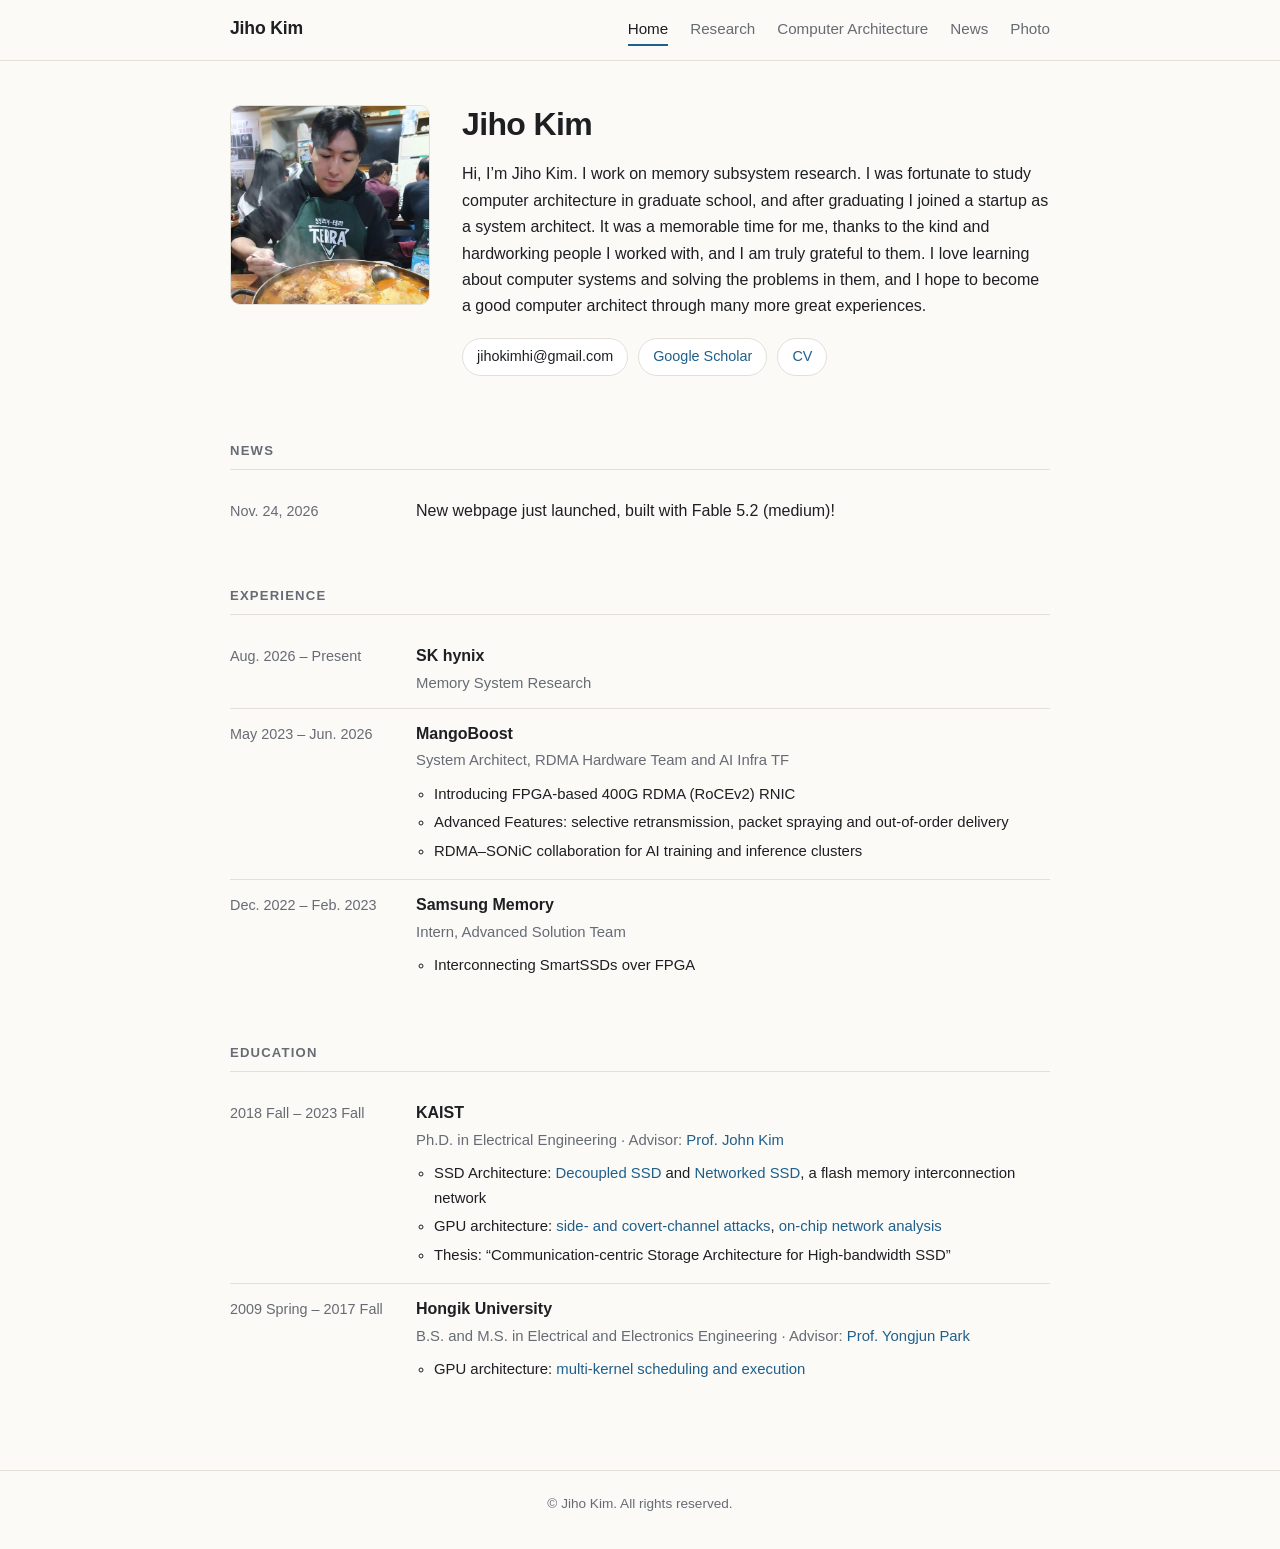
<file: index.html>
<!doctype html>
<html lang="en">
<head>
  <meta charset="utf-8">
  <meta name="viewport" content="width=device-width, initial-scale=1">
  <title>Jiho Kim</title>
  <meta name="description" content="Jiho Kim — computer architect. Storage architecture, interconnection networks, and GPU architecture.">
  <link rel="stylesheet" href="style.css?v=12">
</head>
<body>
  <header class="site-header">
    <div class="inner">
      <a class="site-name" href="index.html">Jiho Kim</a>
      <nav aria-label="Main">
        <a href="index.html" aria-current="page">Home</a>
        <a href="research.html">Research</a>
        <a href="architecture.html">Computer Architecture</a>
        <a href="news.html">News</a>
        <a href="photo.html">Photo</a>
      </nav>
    </div>
  </header>

  <main>
    <section class="hero">
      <figure>
        <img src="assets/profile.jpg" alt="Jiho Kim" width="200" height="200">      </figure>
      <div>
        <h1>Jiho Kim</h1>
        <p style="margin-top:18px">Hi, I’m Jiho Kim. I work on memory subsystem research. I was fortunate to study computer architecture in graduate school, and after graduating I joined a startup as a system architect. It was a memorable time for me, thanks to the kind and hardworking people I worked with, and I am truly grateful to them. I love learning about computer systems and solving the problems in them, and I hope to become a good computer architect through many more great experiences.</p>

        <ul class="links">
          <li><span>jihokimhi@gmail.com</span></li>
          <li><a href="https://scholar.google.com/citations?user=1vzZ6GMAAAAJ" target="_blank" rel="noopener">Google Scholar</a></li>
          <li><a href="https://jihokim-172.github.io/papers/iamjihokim_resume.pdf" target="_blank" rel="noopener">CV</a></li>
        </ul>
      </div>
    </section>

    <h2>News</h2>
    <!--
      소식 추가 방법: 아래 timeline 안에 li 블록을 위에서부터(최신 순) 추가한다.

      <li>
        <div class="when">Nov. 24, 2026</div>
        <div class="what">내용</div>
      </li>
    -->
    <ul class="timeline">
      <li>
        <div class="when">Nov. 24, 2026</div>
        <div class="what">New webpage just launched, built with Fable 5.2 (medium)!</div>
      </li>
    </ul>

    <h2>Experience</h2>
    <ul class="timeline">
      <li>
        <div class="when">Aug. 2026 – Present</div>
        <div class="what">
          <strong>SK hynix</strong>
          <span>Memory System Research</span>
        </div>
      </li>
      <li>
        <div class="when">May 2023 – Jun. 2026</div>
        <div class="what">
          <strong>MangoBoost</strong>
          <span>System Architect, RDMA Hardware Team and AI Infra TF</span>
          <ul>
            <li>Introducing FPGA-based 400G RDMA (RoCEv2) RNIC</li>
            <li>Advanced Features: selective retransmission, packet spraying and out-of-order delivery</li>
            <li>RDMA–SONiC collaboration for AI training and inference clusters</li>
          </ul>
        </div>
      </li>
      <li>
        <div class="when">Dec. 2022 – Feb. 2023</div>
        <div class="what">
          <strong>Samsung Memory</strong>
          <span>Intern, Advanced Solution Team</span>
          <ul>
            <li>Interconnecting SmartSSDs over FPGA</li>
          </ul>
        </div>
      </li>
    </ul>

    <h2>Education</h2>
    <ul class="timeline">
      <li>
        <div class="when">2018 Fall – 2023 Fall</div>
        <div class="what">
          <strong>KAIST</strong>
          <span>Ph.D. in Electrical Engineering · Advisor: <a href="http://icn.kaist.ac.kr/~jjk12/" target="_blank" rel="noopener">Prof. John Kim</a></span>
          <ul>
            <li>SSD Architecture: <a href="https://jihokim-172.github.io/papers/Decoupled%20SSD%20Rethinking%20SSD%20Architecture%20through%20Network-based%20Flash%20Controllers.pdf" target="_blank" rel="noopener">Decoupled SSD</a> and <a href="https://jihokim-172.github.io/papers/Networked_SSD_Flash_Memory_Interconnection_Network_for_High-Bandwidth_SSD.pdf" target="_blank" rel="noopener">Networked SSD</a>, a flash memory interconnection network</li>
            <li>GPU architecture: <a href="https://jihokim-172.github.io/papers/NoC_Covert_Channel_GPU_MICRO21.pdf" target="_blank" rel="noopener">side- and covert-channel attacks</a>, <a href="https://jihokim-172.github.io/papers/Bandwidth_Bottleneck_NoC_PACT20.pdf" target="_blank" rel="noopener">on-chip network analysis</a></li>
            <li>Thesis: “Communication-centric Storage Architecture for High-bandwidth SSD”</li>
          </ul>
        </div>
      </li>
      <li>
        <div class="when">2009 Spring – 2017 Fall</div>
        <div class="what">
          <strong>Hongik University</strong>
          <span>B.S. and M.S. in Electrical and Electronics Engineering · Advisor: <a href="https://sites.google.com/view/asolabysu/home" target="_blank" rel="noopener">Prof. Yongjun Park</a></span>
          <ul>
            <li>GPU architecture: <a href="https://jihokim-172.github.io/papers/Navigator_DAC20.pdf" target="_blank" rel="noopener">multi-kernel scheduling and execution</a></li>
          </ul>
        </div>
      </li>
    </ul>
  </main>

  <footer>© Jiho Kim. All rights reserved.</footer>
</body>
</html>
</file>
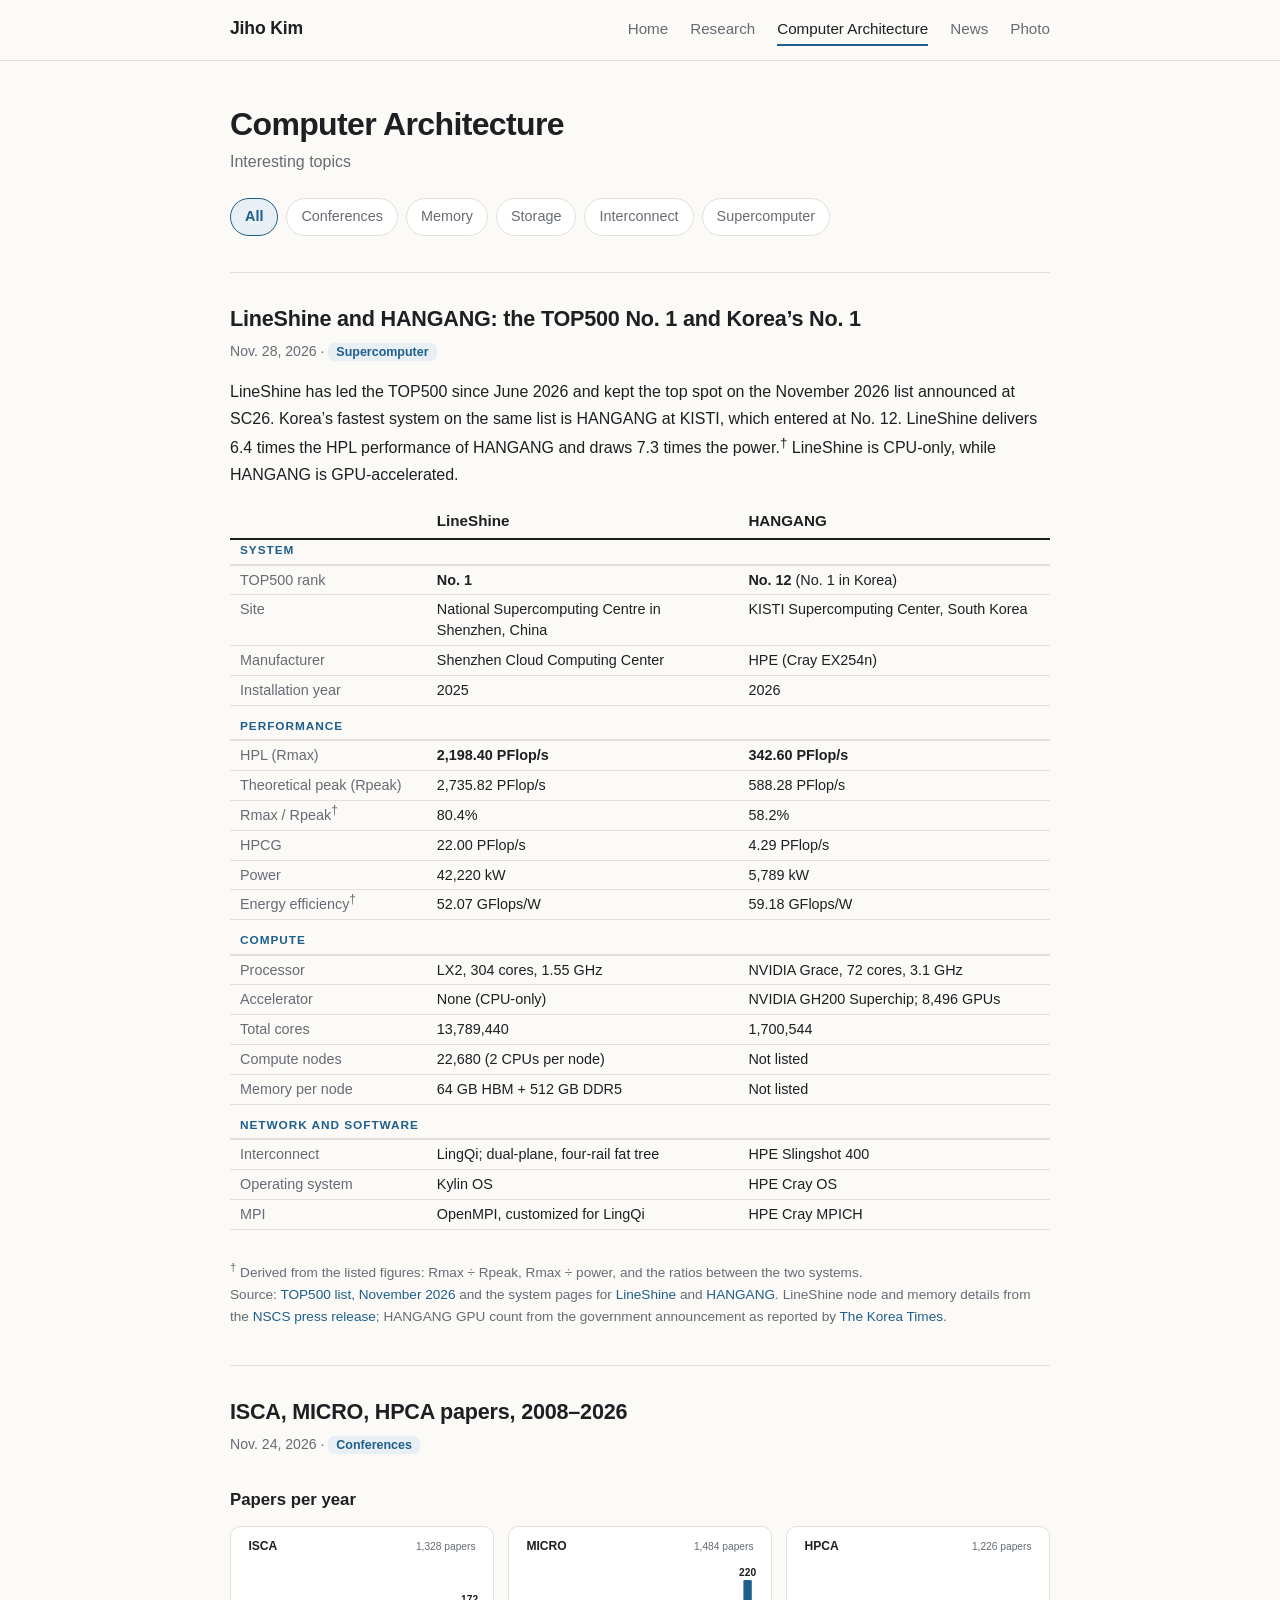
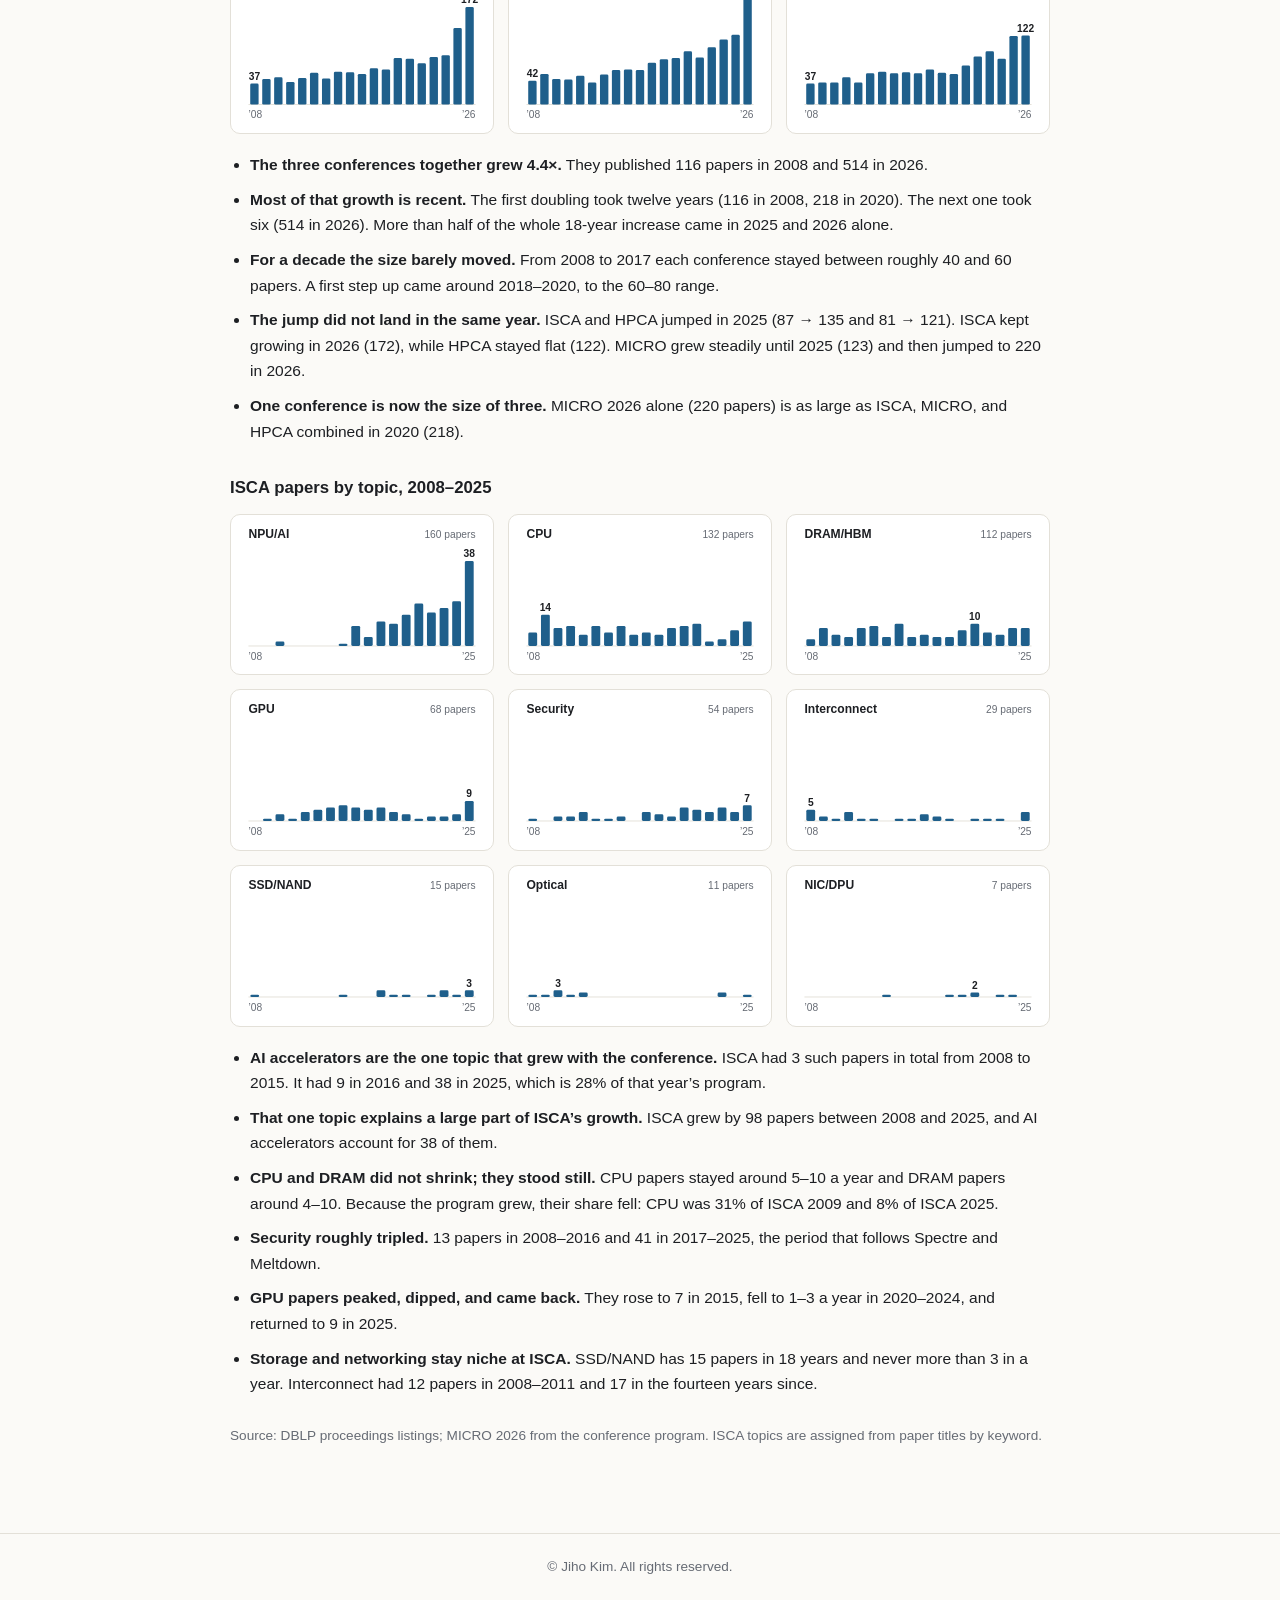
<file: architecture.html>
<!doctype html>
<html lang="en">
<head>
  <meta charset="utf-8">
  <meta name="viewport" content="width=device-width, initial-scale=1">
  <title>Computer Architecture — Jiho Kim</title>
  <meta name="description" content="Notes, analyses, and materials on computer architecture by Jiho Kim.">
  <link rel="stylesheet" href="style.css?v=12">
</head>
<body>
  <header class="site-header">
    <div class="inner">
      <a class="site-name" href="index.html">Jiho Kim</a>
      <nav aria-label="Main">
        <a href="index.html">Home</a>
        <a href="research.html">Research</a>
        <a href="architecture.html" aria-current="page">Computer Architecture</a>
        <a href="news.html">News</a>
        <a href="photo.html">Photo</a>
      </nav>
    </div>
  </header>

  <main>
    <h1>Computer Architecture</h1>
    <p class="lead">Interesting topics</p>

    <div class="filters" role="group" aria-label="Filter posts by topic">
      <button type="button" class="chip" data-filter="all" aria-pressed="true">All</button>
      <button type="button" class="chip" data-filter="conferences" aria-pressed="false">Conferences</button>
      <button type="button" class="chip" data-filter="memory" aria-pressed="false">Memory</button>
      <button type="button" class="chip" data-filter="storage" aria-pressed="false">Storage</button>
      <button type="button" class="chip" data-filter="interconnect" aria-pressed="false">Interconnect</button>
      <button type="button" class="chip" data-filter="supercomputer" aria-pressed="false">Supercomputer</button>
    </div>

    <!--
      글 추가 방법: 아래 article 블록을 복사해 맨 위에 붙이고 data-tags 에 주제를 적는다 (여러 개면 공백으로 구분).
      새 주제가 생기면 위 filters 에 같은 data-filter 값의 버튼을 하나 추가한다.
    -->
    <article class="post" data-tags="supercomputer">
      <header>
        <h2 class="post-title">LineShine and HANGANG: the TOP500 No. 1 and Korea’s No. 1</h2>
        <p class="post-meta">Nov. 28, 2026 · <span class="tag">Supercomputer</span></p>
      </header>

      <p>LineShine has led the TOP500 since June 2026 and kept the top spot on the November 2026 list announced at SC26. Korea’s fastest system on the same list is HANGANG at KISTI, which entered at No. 12. LineShine delivers 6.4 times the HPL performance of HANGANG and draws 7.3 times the power.<sup>†</sup> LineShine is CPU-only, while HANGANG is GPU-accelerated.</p>

      <table class="spec cmp">
        <thead>
          <tr><th></th><th>LineShine</th><th>HANGANG</th></tr>
        </thead>
        <tbody>
          <tr class="group"><th colspan="3">System</th></tr>
          <tr><th>TOP500 rank</th><td><b>No. 1</b></td><td><b>No. 12</b> (No. 1 in Korea)</td></tr>
          <tr><th>Site</th><td>National Supercomputing Centre in Shenzhen, China</td><td>KISTI Supercomputing Center, South Korea</td></tr>
          <tr><th>Manufacturer</th><td>Shenzhen Cloud Computing Center</td><td>HPE (Cray EX254n)</td></tr>
          <tr><th>Installation year</th><td>2025</td><td>2026</td></tr>

          <tr class="group"><th colspan="3">Performance</th></tr>
          <tr><th>HPL (Rmax)</th><td><b>2,198.40 PFlop/s</b></td><td><b>342.60 PFlop/s</b></td></tr>
          <tr><th>Theoretical peak (Rpeak)</th><td>2,735.82 PFlop/s</td><td>588.28 PFlop/s</td></tr>
          <tr><th>Rmax / Rpeak<sup>†</sup></th><td>80.4%</td><td>58.2%</td></tr>
          <tr><th>HPCG</th><td>22.00 PFlop/s</td><td>4.29 PFlop/s</td></tr>
          <tr><th>Power</th><td>42,220 kW</td><td>5,789 kW</td></tr>
          <tr><th>Energy efficiency<sup>†</sup></th><td>52.07 GFlops/W</td><td>59.18 GFlops/W</td></tr>

          <tr class="group"><th colspan="3">Compute</th></tr>
          <tr><th>Processor</th><td>LX2, 304 cores, 1.55 GHz</td><td>NVIDIA Grace, 72 cores, 3.1 GHz</td></tr>
          <tr><th>Accelerator</th><td>None (CPU-only)</td><td>NVIDIA GH200 Superchip; 8,496 GPUs</td></tr>
          <tr><th>Total cores</th><td>13,789,440</td><td>1,700,544</td></tr>
          <tr><th>Compute nodes</th><td>22,680 (2 CPUs per node)</td><td>Not listed</td></tr>
          <tr><th>Memory per node</th><td>64 GB HBM + 512 GB DDR5</td><td>Not listed</td></tr>

          <tr class="group"><th colspan="3">Network and software</th></tr>
          <tr><th>Interconnect</th><td>LingQi; dual-plane, four-rail fat tree</td><td>HPE Slingshot 400</td></tr>
          <tr><th>Operating system</th><td>Kylin OS</td><td>HPE Cray OS</td></tr>
          <tr><th>MPI</th><td>OpenMPI, customized for LingQi</td><td>HPE Cray MPICH</td></tr>
        </tbody>
      </table>

      <p class="source"><sup>†</sup> Derived from the listed figures: Rmax ÷ Rpeak, Rmax ÷ power, and the ratios between the two systems.<br>
      Source: <a href="https://top500.org/lists/top500/list/2026/11/" target="_blank" rel="noopener">TOP500 list, November 2026</a> and the system pages for <a href="https://top500.org/system/180490/" target="_blank" rel="noopener">LineShine</a> and <a href="https://top500.org/system/180515/" target="_blank" rel="noopener">HANGANG</a>. LineShine node and memory details from the <a href="https://www.newswise.com/articles/no-1-on-top500-and-hpcg-lineshine-supercomputer-introduces-a-new-architecture-for-hpc-ai-converged-scientific-computing" target="_blank" rel="noopener">NSCS press release</a>; HANGANG GPU count from the government announcement as reported by <a href="https://www.koreatimes.co.kr/amp/business/tech-science/20261102/korea-unveils-276-mil-hangang-supercomputer" target="_blank" rel="noopener">The Korea Times</a>.</p>
    </article>

    <article class="post" data-tags="conferences">
      <header>
        <h2 class="post-title">ISCA, MICRO, HPCA papers, 2008–2026</h2>
        <p class="post-meta">Nov. 24, 2026 · <span class="tag">Conferences</span></p>
      </header>

      <h3>Papers per year</h3>
      <figure class="fig">
      <div class="panels trio">
<div class="panel">
<svg class="chart" viewBox="0 0 260 200" role="img" aria-label="ISCA papers per year: 37 in 2008, 172 in 2026.">
<text class="ptitle" x="8" y="14">ISCA</text>
<text x="252" y="14" text-anchor="end">1,328 papers</text>
<line class="grid" x1="8" y1="180" x2="252" y2="180"/>
<rect class="bar" x="9.9" y="157.5" width="9.0" height="22.5" rx="1.5"><title>2008: 37</title></rect>
<text class="val" x="14.4" y="153.5" text-anchor="middle">37</text>
<rect class="bar" x="22.8" y="152.6" width="9.0" height="27.4" rx="1.5"><title>2009: 45</title></rect>
<rect class="bar" x="35.6" y="150.8" width="9.0" height="29.2" rx="1.5"><title>2010: 48</title></rect>
<rect class="bar" x="48.5" y="155.7" width="9.0" height="24.3" rx="1.5"><title>2011: 40</title></rect>
<rect class="bar" x="61.3" y="151.4" width="9.0" height="28.6" rx="1.5"><title>2012: 47</title></rect>
<rect class="bar" x="74.1" y="145.9" width="9.0" height="34.1" rx="1.5"><title>2013: 56</title></rect>
<rect class="bar" x="87.0" y="152.0" width="9.0" height="28.0" rx="1.5"><title>2014: 46</title></rect>
<rect class="bar" x="99.8" y="144.7" width="9.0" height="35.3" rx="1.5"><title>2015: 58</title></rect>
<rect class="bar" x="112.7" y="145.3" width="9.0" height="34.7" rx="1.5"><title>2016: 57</title></rect>
<rect class="bar" x="125.5" y="147.1" width="9.0" height="32.9" rx="1.5"><title>2017: 54</title></rect>
<rect class="bar" x="138.3" y="141.0" width="9.0" height="39.0" rx="1.5"><title>2018: 64</title></rect>
<rect class="bar" x="151.2" y="142.3" width="9.0" height="37.7" rx="1.5"><title>2019: 62</title></rect>
<rect class="bar" x="164.0" y="130.1" width="9.0" height="49.9" rx="1.5"><title>2020: 82</title></rect>
<rect class="bar" x="176.9" y="130.7" width="9.0" height="49.3" rx="1.5"><title>2021: 81</title></rect>
<rect class="bar" x="189.7" y="135.6" width="9.0" height="44.4" rx="1.5"><title>2022: 73</title></rect>
<rect class="bar" x="202.6" y="128.9" width="9.0" height="51.1" rx="1.5"><title>2023: 84</title></rect>
<rect class="bar" x="215.4" y="127.0" width="9.0" height="53.0" rx="1.5"><title>2024: 87</title></rect>
<rect class="bar" x="228.2" y="97.8" width="9.0" height="82.2" rx="1.5"><title>2025: 135</title></rect>
<rect class="bar" x="241.1" y="75.3" width="9.0" height="104.7" rx="1.5"><title>2026: 172</title></rect>
<text class="val" x="245.6" y="71.3" text-anchor="middle">172</text>
<text x="8" y="195">’08</text>
<text x="252" y="195" text-anchor="end">’26</text>
</svg>
</div>
<div class="panel">
<svg class="chart" viewBox="0 0 260 200" role="img" aria-label="MICRO papers per year: 42 in 2008, 220 in 2026.">
<text class="ptitle" x="8" y="14">MICRO</text>
<text x="252" y="14" text-anchor="end">1,484 papers</text>
<line class="grid" x1="8" y1="180" x2="252" y2="180"/>
<rect class="bar" x="9.9" y="154.4" width="9.0" height="25.6" rx="1.5"><title>2008: 42</title></rect>
<text class="val" x="14.4" y="150.4" text-anchor="middle">42</text>
<rect class="bar" x="22.8" y="147.1" width="9.0" height="32.9" rx="1.5"><title>2009: 54</title></rect>
<rect class="bar" x="35.6" y="152.6" width="9.0" height="27.4" rx="1.5"><title>2010: 45</title></rect>
<rect class="bar" x="48.5" y="153.2" width="9.0" height="26.8" rx="1.5"><title>2011: 44</title></rect>
<rect class="bar" x="61.3" y="149.0" width="9.0" height="31.0" rx="1.5"><title>2012: 51</title></rect>
<rect class="bar" x="74.1" y="156.3" width="9.0" height="23.7" rx="1.5"><title>2013: 39</title></rect>
<rect class="bar" x="87.0" y="147.7" width="9.0" height="32.3" rx="1.5"><title>2014: 53</title></rect>
<rect class="bar" x="99.8" y="142.9" width="9.0" height="37.1" rx="1.5"><title>2015: 61</title></rect>
<rect class="bar" x="112.7" y="142.3" width="9.0" height="37.7" rx="1.5"><title>2016: 62</title></rect>
<rect class="bar" x="125.5" y="142.9" width="9.0" height="37.1" rx="1.5"><title>2017: 61</title></rect>
<rect class="bar" x="138.3" y="135.0" width="9.0" height="45.0" rx="1.5"><title>2018: 74</title></rect>
<rect class="bar" x="151.2" y="131.3" width="9.0" height="48.7" rx="1.5"><title>2019: 80</title></rect>
<rect class="bar" x="164.0" y="130.1" width="9.0" height="49.9" rx="1.5"><title>2020: 82</title></rect>
<rect class="bar" x="176.9" y="122.8" width="9.0" height="57.2" rx="1.5"><title>2021: 94</title></rect>
<rect class="bar" x="189.7" y="129.5" width="9.0" height="50.5" rx="1.5"><title>2022: 83</title></rect>
<rect class="bar" x="202.6" y="118.5" width="9.0" height="61.5" rx="1.5"><title>2023: 101</title></rect>
<rect class="bar" x="215.4" y="110.0" width="9.0" height="70.0" rx="1.5"><title>2024: 115</title></rect>
<rect class="bar" x="228.2" y="105.1" width="9.0" height="74.9" rx="1.5"><title>2025: 123</title></rect>
<rect class="bar" x="241.1" y="46.1" width="9.0" height="133.9" rx="1.5"><title>2026: 220</title></rect>
<text class="val" x="245.6" y="42.1" text-anchor="middle">220</text>
<text x="8" y="195">’08</text>
<text x="252" y="195" text-anchor="end">’26</text>
</svg>
</div>
<div class="panel">
<svg class="chart" viewBox="0 0 260 200" role="img" aria-label="HPCA papers per year: 37 in 2008, 122 in 2026.">
<text class="ptitle" x="8" y="14">HPCA</text>
<text x="252" y="14" text-anchor="end">1,226 papers</text>
<line class="grid" x1="8" y1="180" x2="252" y2="180"/>
<rect class="bar" x="9.9" y="157.5" width="9.0" height="22.5" rx="1.5"><title>2008: 37</title></rect>
<text class="val" x="14.4" y="153.5" text-anchor="middle">37</text>
<rect class="bar" x="22.8" y="156.3" width="9.0" height="23.7" rx="1.5"><title>2009: 39</title></rect>
<rect class="bar" x="35.6" y="156.3" width="9.0" height="23.7" rx="1.5"><title>2010: 39</title></rect>
<rect class="bar" x="48.5" y="150.8" width="9.0" height="29.2" rx="1.5"><title>2011: 48</title></rect>
<rect class="bar" x="61.3" y="156.3" width="9.0" height="23.7" rx="1.5"><title>2012: 39</title></rect>
<rect class="bar" x="74.1" y="146.5" width="9.0" height="33.5" rx="1.5"><title>2013: 55</title></rect>
<rect class="bar" x="87.0" y="144.7" width="9.0" height="35.3" rx="1.5"><title>2014: 58</title></rect>
<rect class="bar" x="99.8" y="146.5" width="9.0" height="33.5" rx="1.5"><title>2015: 55</title></rect>
<rect class="bar" x="112.7" y="145.3" width="9.0" height="34.7" rx="1.5"><title>2016: 57</title></rect>
<rect class="bar" x="125.5" y="146.5" width="9.0" height="33.5" rx="1.5"><title>2017: 55</title></rect>
<rect class="bar" x="138.3" y="142.3" width="9.0" height="37.7" rx="1.5"><title>2018: 62</title></rect>
<rect class="bar" x="151.2" y="145.9" width="9.0" height="34.1" rx="1.5"><title>2019: 56</title></rect>
<rect class="bar" x="164.0" y="147.1" width="9.0" height="32.9" rx="1.5"><title>2020: 54</title></rect>
<rect class="bar" x="176.9" y="138.0" width="9.0" height="42.0" rx="1.5"><title>2021: 69</title></rect>
<rect class="bar" x="189.7" y="128.3" width="9.0" height="51.7" rx="1.5"><title>2022: 85</title></rect>
<rect class="bar" x="202.6" y="122.8" width="9.0" height="57.2" rx="1.5"><title>2023: 94</title></rect>
<rect class="bar" x="215.4" y="130.7" width="9.0" height="49.3" rx="1.5"><title>2024: 81</title></rect>
<rect class="bar" x="228.2" y="106.3" width="9.0" height="73.7" rx="1.5"><title>2025: 121</title></rect>
<rect class="bar" x="241.1" y="105.7" width="9.0" height="74.3" rx="1.5"><title>2026: 122</title></rect>
<text class="val" x="245.6" y="101.7" text-anchor="middle">122</text>
<text x="8" y="195">’08</text>
<text x="252" y="195" text-anchor="end">’26</text>
</svg>
</div>
      </div>
    </figure>

      <ul class="takeaways">
        <li><b>The three conferences together grew 4.4×.</b> They published 116 papers in 2008 and 514 in 2026.</li>
        <li><b>Most of that growth is recent.</b> The first doubling took twelve years (116 in 2008, 218 in 2020). The next one took six (514 in 2026). More than half of the whole 18-year increase came in 2025 and 2026 alone.</li>
        <li><b>For a decade the size barely moved.</b> From 2008 to 2017 each conference stayed between roughly 40 and 60 papers. A first step up came around 2018–2020, to the 60–80 range.</li>
        <li><b>The jump did not land in the same year.</b> ISCA and HPCA jumped in 2025 (87 → 135 and 81 → 121). ISCA kept growing in 2026 (172), while HPCA stayed flat (122). MICRO grew steadily until 2025 (123) and then jumped to 220 in 2026.</li>
        <li><b>One conference is now the size of three.</b> MICRO 2026 alone (220 papers) is as large as ISCA, MICRO, and HPCA combined in 2020 (218).</li>
      </ul>

      <h3>ISCA papers by topic, 2008–2025</h3>
      <figure class="fig">
      <div class="panels">
<div class="panel">
<svg class="chart" viewBox="0 0 260 150" role="img" aria-label="NPU/AI: 160 ISCA papers in total, 0 in 2008 and 38 in 2025.">
<text class="ptitle" x="8" y="14">NPU/AI</text>
<text x="252" y="14" text-anchor="end">160 papers</text>
<line class="grid" x1="8" y1="130" x2="252" y2="130"/>
<rect class="bar" x="10.0" y="130.0" width="9.5" height="0.0" rx="1.5"><title>2008: 0</title></rect>
<rect class="bar" x="23.6" y="130.0" width="9.5" height="0.0" rx="1.5"><title>2009: 0</title></rect>
<rect class="bar" x="37.1" y="125.2" width="9.5" height="4.8" rx="1.5"><title>2010: 2</title></rect>
<rect class="bar" x="50.7" y="130.0" width="9.5" height="0.0" rx="1.5"><title>2011: 0</title></rect>
<rect class="bar" x="64.3" y="130.0" width="9.5" height="0.0" rx="1.5"><title>2012: 0</title></rect>
<rect class="bar" x="77.8" y="130.0" width="9.5" height="0.0" rx="1.5"><title>2013: 0</title></rect>
<rect class="bar" x="91.4" y="130.0" width="9.5" height="0.0" rx="1.5"><title>2014: 0</title></rect>
<rect class="bar" x="104.9" y="127.6" width="9.5" height="2.4" rx="1.5"><title>2015: 1</title></rect>
<rect class="bar" x="118.5" y="108.4" width="9.5" height="21.6" rx="1.5"><title>2016: 9</title></rect>
<rect class="bar" x="132.0" y="120.4" width="9.5" height="9.6" rx="1.5"><title>2017: 4</title></rect>
<rect class="bar" x="145.6" y="103.6" width="9.5" height="26.4" rx="1.5"><title>2018: 11</title></rect>
<rect class="bar" x="159.1" y="106.0" width="9.5" height="24.0" rx="1.5"><title>2019: 10</title></rect>
<rect class="bar" x="172.7" y="96.4" width="9.5" height="33.6" rx="1.5"><title>2020: 14</title></rect>
<rect class="bar" x="186.3" y="84.4" width="9.5" height="45.6" rx="1.5"><title>2021: 19</title></rect>
<rect class="bar" x="199.8" y="94.0" width="9.5" height="36.0" rx="1.5"><title>2022: 15</title></rect>
<rect class="bar" x="213.4" y="89.2" width="9.5" height="40.8" rx="1.5"><title>2023: 17</title></rect>
<rect class="bar" x="226.9" y="82.0" width="9.5" height="48.0" rx="1.5"><title>2024: 20</title></rect>
<rect class="bar" x="240.5" y="38.8" width="9.5" height="91.2" rx="1.5"><title>2025: 38</title></rect>
<text class="val" x="245.2" y="34.8" text-anchor="middle">38</text>
<text x="8" y="145">’08</text>
<text x="252" y="145" text-anchor="end">’25</text>
</svg>
</div>
<div class="panel">
<svg class="chart" viewBox="0 0 260 150" role="img" aria-label="CPU: 132 ISCA papers in total, 6 in 2008 and 11 in 2025.">
<text class="ptitle" x="8" y="14">CPU</text>
<text x="252" y="14" text-anchor="end">132 papers</text>
<line class="grid" x1="8" y1="130" x2="252" y2="130"/>
<rect class="bar" x="10.0" y="115.6" width="9.5" height="14.4" rx="1.5"><title>2008: 6</title></rect>
<rect class="bar" x="23.6" y="96.4" width="9.5" height="33.6" rx="1.5"><title>2009: 14</title></rect>
<text class="val" x="28.3" y="92.4" text-anchor="middle">14</text>
<rect class="bar" x="37.1" y="110.8" width="9.5" height="19.2" rx="1.5"><title>2010: 8</title></rect>
<rect class="bar" x="50.7" y="108.4" width="9.5" height="21.6" rx="1.5"><title>2011: 9</title></rect>
<rect class="bar" x="64.3" y="118.0" width="9.5" height="12.0" rx="1.5"><title>2012: 5</title></rect>
<rect class="bar" x="77.8" y="108.4" width="9.5" height="21.6" rx="1.5"><title>2013: 9</title></rect>
<rect class="bar" x="91.4" y="115.6" width="9.5" height="14.4" rx="1.5"><title>2014: 6</title></rect>
<rect class="bar" x="104.9" y="108.4" width="9.5" height="21.6" rx="1.5"><title>2015: 9</title></rect>
<rect class="bar" x="118.5" y="118.0" width="9.5" height="12.0" rx="1.5"><title>2016: 5</title></rect>
<rect class="bar" x="132.0" y="115.6" width="9.5" height="14.4" rx="1.5"><title>2017: 6</title></rect>
<rect class="bar" x="145.6" y="118.0" width="9.5" height="12.0" rx="1.5"><title>2018: 5</title></rect>
<rect class="bar" x="159.1" y="110.8" width="9.5" height="19.2" rx="1.5"><title>2019: 8</title></rect>
<rect class="bar" x="172.7" y="108.4" width="9.5" height="21.6" rx="1.5"><title>2020: 9</title></rect>
<rect class="bar" x="186.3" y="106.0" width="9.5" height="24.0" rx="1.5"><title>2021: 10</title></rect>
<rect class="bar" x="199.8" y="125.2" width="9.5" height="4.8" rx="1.5"><title>2022: 2</title></rect>
<rect class="bar" x="213.4" y="122.8" width="9.5" height="7.2" rx="1.5"><title>2023: 3</title></rect>
<rect class="bar" x="226.9" y="113.2" width="9.5" height="16.8" rx="1.5"><title>2024: 7</title></rect>
<rect class="bar" x="240.5" y="103.6" width="9.5" height="26.4" rx="1.5"><title>2025: 11</title></rect>
<text x="8" y="145">’08</text>
<text x="252" y="145" text-anchor="end">’25</text>
</svg>
</div>
<div class="panel">
<svg class="chart" viewBox="0 0 260 150" role="img" aria-label="DRAM/HBM: 112 ISCA papers in total, 3 in 2008 and 8 in 2025.">
<text class="ptitle" x="8" y="14">DRAM/HBM</text>
<text x="252" y="14" text-anchor="end">112 papers</text>
<line class="grid" x1="8" y1="130" x2="252" y2="130"/>
<rect class="bar" x="10.0" y="122.8" width="9.5" height="7.2" rx="1.5"><title>2008: 3</title></rect>
<rect class="bar" x="23.6" y="110.8" width="9.5" height="19.2" rx="1.5"><title>2009: 8</title></rect>
<rect class="bar" x="37.1" y="118.0" width="9.5" height="12.0" rx="1.5"><title>2010: 5</title></rect>
<rect class="bar" x="50.7" y="120.4" width="9.5" height="9.6" rx="1.5"><title>2011: 4</title></rect>
<rect class="bar" x="64.3" y="110.8" width="9.5" height="19.2" rx="1.5"><title>2012: 8</title></rect>
<rect class="bar" x="77.8" y="108.4" width="9.5" height="21.6" rx="1.5"><title>2013: 9</title></rect>
<rect class="bar" x="91.4" y="120.4" width="9.5" height="9.6" rx="1.5"><title>2014: 4</title></rect>
<rect class="bar" x="104.9" y="106.0" width="9.5" height="24.0" rx="1.5"><title>2015: 10</title></rect>
<rect class="bar" x="118.5" y="120.4" width="9.5" height="9.6" rx="1.5"><title>2016: 4</title></rect>
<rect class="bar" x="132.0" y="118.0" width="9.5" height="12.0" rx="1.5"><title>2017: 5</title></rect>
<rect class="bar" x="145.6" y="120.4" width="9.5" height="9.6" rx="1.5"><title>2018: 4</title></rect>
<rect class="bar" x="159.1" y="120.4" width="9.5" height="9.6" rx="1.5"><title>2019: 4</title></rect>
<rect class="bar" x="172.7" y="113.2" width="9.5" height="16.8" rx="1.5"><title>2020: 7</title></rect>
<rect class="bar" x="186.3" y="106.0" width="9.5" height="24.0" rx="1.5"><title>2021: 10</title></rect>
<text class="val" x="191.0" y="102.0" text-anchor="middle">10</text>
<rect class="bar" x="199.8" y="115.6" width="9.5" height="14.4" rx="1.5"><title>2022: 6</title></rect>
<rect class="bar" x="213.4" y="118.0" width="9.5" height="12.0" rx="1.5"><title>2023: 5</title></rect>
<rect class="bar" x="226.9" y="110.8" width="9.5" height="19.2" rx="1.5"><title>2024: 8</title></rect>
<rect class="bar" x="240.5" y="110.8" width="9.5" height="19.2" rx="1.5"><title>2025: 8</title></rect>
<text x="8" y="145">’08</text>
<text x="252" y="145" text-anchor="end">’25</text>
</svg>
</div>
<div class="panel">
<svg class="chart" viewBox="0 0 260 150" role="img" aria-label="GPU: 68 ISCA papers in total, 0 in 2008 and 9 in 2025.">
<text class="ptitle" x="8" y="14">GPU</text>
<text x="252" y="14" text-anchor="end">68 papers</text>
<line class="grid" x1="8" y1="130" x2="252" y2="130"/>
<rect class="bar" x="10.0" y="130.0" width="9.5" height="0.0" rx="1.5"><title>2008: 0</title></rect>
<rect class="bar" x="23.6" y="127.6" width="9.5" height="2.4" rx="1.5"><title>2009: 1</title></rect>
<rect class="bar" x="37.1" y="122.8" width="9.5" height="7.2" rx="1.5"><title>2010: 3</title></rect>
<rect class="bar" x="50.7" y="127.6" width="9.5" height="2.4" rx="1.5"><title>2011: 1</title></rect>
<rect class="bar" x="64.3" y="120.4" width="9.5" height="9.6" rx="1.5"><title>2012: 4</title></rect>
<rect class="bar" x="77.8" y="118.0" width="9.5" height="12.0" rx="1.5"><title>2013: 5</title></rect>
<rect class="bar" x="91.4" y="115.6" width="9.5" height="14.4" rx="1.5"><title>2014: 6</title></rect>
<rect class="bar" x="104.9" y="113.2" width="9.5" height="16.8" rx="1.5"><title>2015: 7</title></rect>
<rect class="bar" x="118.5" y="115.6" width="9.5" height="14.4" rx="1.5"><title>2016: 6</title></rect>
<rect class="bar" x="132.0" y="118.0" width="9.5" height="12.0" rx="1.5"><title>2017: 5</title></rect>
<rect class="bar" x="145.6" y="115.6" width="9.5" height="14.4" rx="1.5"><title>2018: 6</title></rect>
<rect class="bar" x="159.1" y="120.4" width="9.5" height="9.6" rx="1.5"><title>2019: 4</title></rect>
<rect class="bar" x="172.7" y="122.8" width="9.5" height="7.2" rx="1.5"><title>2020: 3</title></rect>
<rect class="bar" x="186.3" y="127.6" width="9.5" height="2.4" rx="1.5"><title>2021: 1</title></rect>
<rect class="bar" x="199.8" y="125.2" width="9.5" height="4.8" rx="1.5"><title>2022: 2</title></rect>
<rect class="bar" x="213.4" y="125.2" width="9.5" height="4.8" rx="1.5"><title>2023: 2</title></rect>
<rect class="bar" x="226.9" y="122.8" width="9.5" height="7.2" rx="1.5"><title>2024: 3</title></rect>
<rect class="bar" x="240.5" y="108.4" width="9.5" height="21.6" rx="1.5"><title>2025: 9</title></rect>
<text class="val" x="245.2" y="104.4" text-anchor="middle">9</text>
<text x="8" y="145">’08</text>
<text x="252" y="145" text-anchor="end">’25</text>
</svg>
</div>
<div class="panel">
<svg class="chart" viewBox="0 0 260 150" role="img" aria-label="Security: 54 ISCA papers in total, 1 in 2008 and 7 in 2025.">
<text class="ptitle" x="8" y="14">Security</text>
<text x="252" y="14" text-anchor="end">54 papers</text>
<line class="grid" x1="8" y1="130" x2="252" y2="130"/>
<rect class="bar" x="10.0" y="127.6" width="9.5" height="2.4" rx="1.5"><title>2008: 1</title></rect>
<rect class="bar" x="23.6" y="130.0" width="9.5" height="0.0" rx="1.5"><title>2009: 0</title></rect>
<rect class="bar" x="37.1" y="125.2" width="9.5" height="4.8" rx="1.5"><title>2010: 2</title></rect>
<rect class="bar" x="50.7" y="125.2" width="9.5" height="4.8" rx="1.5"><title>2011: 2</title></rect>
<rect class="bar" x="64.3" y="120.4" width="9.5" height="9.6" rx="1.5"><title>2012: 4</title></rect>
<rect class="bar" x="77.8" y="127.6" width="9.5" height="2.4" rx="1.5"><title>2013: 1</title></rect>
<rect class="bar" x="91.4" y="127.6" width="9.5" height="2.4" rx="1.5"><title>2014: 1</title></rect>
<rect class="bar" x="104.9" y="125.2" width="9.5" height="4.8" rx="1.5"><title>2015: 2</title></rect>
<rect class="bar" x="118.5" y="130.0" width="9.5" height="0.0" rx="1.5"><title>2016: 0</title></rect>
<rect class="bar" x="132.0" y="120.4" width="9.5" height="9.6" rx="1.5"><title>2017: 4</title></rect>
<rect class="bar" x="145.6" y="122.8" width="9.5" height="7.2" rx="1.5"><title>2018: 3</title></rect>
<rect class="bar" x="159.1" y="125.2" width="9.5" height="4.8" rx="1.5"><title>2019: 2</title></rect>
<rect class="bar" x="172.7" y="115.6" width="9.5" height="14.4" rx="1.5"><title>2020: 6</title></rect>
<rect class="bar" x="186.3" y="118.0" width="9.5" height="12.0" rx="1.5"><title>2021: 5</title></rect>
<rect class="bar" x="199.8" y="120.4" width="9.5" height="9.6" rx="1.5"><title>2022: 4</title></rect>
<rect class="bar" x="213.4" y="115.6" width="9.5" height="14.4" rx="1.5"><title>2023: 6</title></rect>
<rect class="bar" x="226.9" y="120.4" width="9.5" height="9.6" rx="1.5"><title>2024: 4</title></rect>
<rect class="bar" x="240.5" y="113.2" width="9.5" height="16.8" rx="1.5"><title>2025: 7</title></rect>
<text class="val" x="245.2" y="109.2" text-anchor="middle">7</text>
<text x="8" y="145">’08</text>
<text x="252" y="145" text-anchor="end">’25</text>
</svg>
</div>
<div class="panel">
<svg class="chart" viewBox="0 0 260 150" role="img" aria-label="Interconnect: 29 ISCA papers in total, 5 in 2008 and 4 in 2025.">
<text class="ptitle" x="8" y="14">Interconnect</text>
<text x="252" y="14" text-anchor="end">29 papers</text>
<line class="grid" x1="8" y1="130" x2="252" y2="130"/>
<rect class="bar" x="10.0" y="118.0" width="9.5" height="12.0" rx="1.5"><title>2008: 5</title></rect>
<text class="val" x="14.8" y="114.0" text-anchor="middle">5</text>
<rect class="bar" x="23.6" y="125.2" width="9.5" height="4.8" rx="1.5"><title>2009: 2</title></rect>
<rect class="bar" x="37.1" y="127.6" width="9.5" height="2.4" rx="1.5"><title>2010: 1</title></rect>
<rect class="bar" x="50.7" y="120.4" width="9.5" height="9.6" rx="1.5"><title>2011: 4</title></rect>
<rect class="bar" x="64.3" y="127.6" width="9.5" height="2.4" rx="1.5"><title>2012: 1</title></rect>
<rect class="bar" x="77.8" y="127.6" width="9.5" height="2.4" rx="1.5"><title>2013: 1</title></rect>
<rect class="bar" x="91.4" y="130.0" width="9.5" height="0.0" rx="1.5"><title>2014: 0</title></rect>
<rect class="bar" x="104.9" y="127.6" width="9.5" height="2.4" rx="1.5"><title>2015: 1</title></rect>
<rect class="bar" x="118.5" y="127.6" width="9.5" height="2.4" rx="1.5"><title>2016: 1</title></rect>
<rect class="bar" x="132.0" y="122.8" width="9.5" height="7.2" rx="1.5"><title>2017: 3</title></rect>
<rect class="bar" x="145.6" y="125.2" width="9.5" height="4.8" rx="1.5"><title>2018: 2</title></rect>
<rect class="bar" x="159.1" y="127.6" width="9.5" height="2.4" rx="1.5"><title>2019: 1</title></rect>
<rect class="bar" x="172.7" y="130.0" width="9.5" height="0.0" rx="1.5"><title>2020: 0</title></rect>
<rect class="bar" x="186.3" y="127.6" width="9.5" height="2.4" rx="1.5"><title>2021: 1</title></rect>
<rect class="bar" x="199.8" y="127.6" width="9.5" height="2.4" rx="1.5"><title>2022: 1</title></rect>
<rect class="bar" x="213.4" y="127.6" width="9.5" height="2.4" rx="1.5"><title>2023: 1</title></rect>
<rect class="bar" x="226.9" y="130.0" width="9.5" height="0.0" rx="1.5"><title>2024: 0</title></rect>
<rect class="bar" x="240.5" y="120.4" width="9.5" height="9.6" rx="1.5"><title>2025: 4</title></rect>
<text x="8" y="145">’08</text>
<text x="252" y="145" text-anchor="end">’25</text>
</svg>
</div>
<div class="panel">
<svg class="chart" viewBox="0 0 260 150" role="img" aria-label="SSD/NAND: 15 ISCA papers in total, 1 in 2008 and 3 in 2025.">
<text class="ptitle" x="8" y="14">SSD/NAND</text>
<text x="252" y="14" text-anchor="end">15 papers</text>
<line class="grid" x1="8" y1="130" x2="252" y2="130"/>
<rect class="bar" x="10.0" y="127.6" width="9.5" height="2.4" rx="1.5"><title>2008: 1</title></rect>
<rect class="bar" x="23.6" y="130.0" width="9.5" height="0.0" rx="1.5"><title>2009: 0</title></rect>
<rect class="bar" x="37.1" y="130.0" width="9.5" height="0.0" rx="1.5"><title>2010: 0</title></rect>
<rect class="bar" x="50.7" y="130.0" width="9.5" height="0.0" rx="1.5"><title>2011: 0</title></rect>
<rect class="bar" x="64.3" y="130.0" width="9.5" height="0.0" rx="1.5"><title>2012: 0</title></rect>
<rect class="bar" x="77.8" y="130.0" width="9.5" height="0.0" rx="1.5"><title>2013: 0</title></rect>
<rect class="bar" x="91.4" y="130.0" width="9.5" height="0.0" rx="1.5"><title>2014: 0</title></rect>
<rect class="bar" x="104.9" y="127.6" width="9.5" height="2.4" rx="1.5"><title>2015: 1</title></rect>
<rect class="bar" x="118.5" y="130.0" width="9.5" height="0.0" rx="1.5"><title>2016: 0</title></rect>
<rect class="bar" x="132.0" y="130.0" width="9.5" height="0.0" rx="1.5"><title>2017: 0</title></rect>
<rect class="bar" x="145.6" y="122.8" width="9.5" height="7.2" rx="1.5"><title>2018: 3</title></rect>
<rect class="bar" x="159.1" y="127.6" width="9.5" height="2.4" rx="1.5"><title>2019: 1</title></rect>
<rect class="bar" x="172.7" y="127.6" width="9.5" height="2.4" rx="1.5"><title>2020: 1</title></rect>
<rect class="bar" x="186.3" y="130.0" width="9.5" height="0.0" rx="1.5"><title>2021: 0</title></rect>
<rect class="bar" x="199.8" y="127.6" width="9.5" height="2.4" rx="1.5"><title>2022: 1</title></rect>
<rect class="bar" x="213.4" y="122.8" width="9.5" height="7.2" rx="1.5"><title>2023: 3</title></rect>
<rect class="bar" x="226.9" y="127.6" width="9.5" height="2.4" rx="1.5"><title>2024: 1</title></rect>
<rect class="bar" x="240.5" y="122.8" width="9.5" height="7.2" rx="1.5"><title>2025: 3</title></rect>
<text class="val" x="245.2" y="118.8" text-anchor="middle">3</text>
<text x="8" y="145">’08</text>
<text x="252" y="145" text-anchor="end">’25</text>
</svg>
</div>
<div class="panel">
<svg class="chart" viewBox="0 0 260 150" role="img" aria-label="Optical: 11 ISCA papers in total, 1 in 2008 and 1 in 2025.">
<text class="ptitle" x="8" y="14">Optical</text>
<text x="252" y="14" text-anchor="end">11 papers</text>
<line class="grid" x1="8" y1="130" x2="252" y2="130"/>
<rect class="bar" x="10.0" y="127.6" width="9.5" height="2.4" rx="1.5"><title>2008: 1</title></rect>
<rect class="bar" x="23.6" y="127.6" width="9.5" height="2.4" rx="1.5"><title>2009: 1</title></rect>
<rect class="bar" x="37.1" y="122.8" width="9.5" height="7.2" rx="1.5"><title>2010: 3</title></rect>
<text class="val" x="41.9" y="118.8" text-anchor="middle">3</text>
<rect class="bar" x="50.7" y="127.6" width="9.5" height="2.4" rx="1.5"><title>2011: 1</title></rect>
<rect class="bar" x="64.3" y="125.2" width="9.5" height="4.8" rx="1.5"><title>2012: 2</title></rect>
<rect class="bar" x="77.8" y="130.0" width="9.5" height="0.0" rx="1.5"><title>2013: 0</title></rect>
<rect class="bar" x="91.4" y="130.0" width="9.5" height="0.0" rx="1.5"><title>2014: 0</title></rect>
<rect class="bar" x="104.9" y="130.0" width="9.5" height="0.0" rx="1.5"><title>2015: 0</title></rect>
<rect class="bar" x="118.5" y="130.0" width="9.5" height="0.0" rx="1.5"><title>2016: 0</title></rect>
<rect class="bar" x="132.0" y="130.0" width="9.5" height="0.0" rx="1.5"><title>2017: 0</title></rect>
<rect class="bar" x="145.6" y="130.0" width="9.5" height="0.0" rx="1.5"><title>2018: 0</title></rect>
<rect class="bar" x="159.1" y="130.0" width="9.5" height="0.0" rx="1.5"><title>2019: 0</title></rect>
<rect class="bar" x="172.7" y="130.0" width="9.5" height="0.0" rx="1.5"><title>2020: 0</title></rect>
<rect class="bar" x="186.3" y="130.0" width="9.5" height="0.0" rx="1.5"><title>2021: 0</title></rect>
<rect class="bar" x="199.8" y="130.0" width="9.5" height="0.0" rx="1.5"><title>2022: 0</title></rect>
<rect class="bar" x="213.4" y="125.2" width="9.5" height="4.8" rx="1.5"><title>2023: 2</title></rect>
<rect class="bar" x="226.9" y="130.0" width="9.5" height="0.0" rx="1.5"><title>2024: 0</title></rect>
<rect class="bar" x="240.5" y="127.6" width="9.5" height="2.4" rx="1.5"><title>2025: 1</title></rect>
<text x="8" y="145">’08</text>
<text x="252" y="145" text-anchor="end">’25</text>
</svg>
</div>
<div class="panel">
<svg class="chart" viewBox="0 0 260 150" role="img" aria-label="NIC/DPU: 7 ISCA papers in total, 0 in 2008 and 0 in 2025.">
<text class="ptitle" x="8" y="14">NIC/DPU</text>
<text x="252" y="14" text-anchor="end">7 papers</text>
<line class="grid" x1="8" y1="130" x2="252" y2="130"/>
<rect class="bar" x="10.0" y="130.0" width="9.5" height="0.0" rx="1.5"><title>2008: 0</title></rect>
<rect class="bar" x="23.6" y="130.0" width="9.5" height="0.0" rx="1.5"><title>2009: 0</title></rect>
<rect class="bar" x="37.1" y="130.0" width="9.5" height="0.0" rx="1.5"><title>2010: 0</title></rect>
<rect class="bar" x="50.7" y="130.0" width="9.5" height="0.0" rx="1.5"><title>2011: 0</title></rect>
<rect class="bar" x="64.3" y="130.0" width="9.5" height="0.0" rx="1.5"><title>2012: 0</title></rect>
<rect class="bar" x="77.8" y="130.0" width="9.5" height="0.0" rx="1.5"><title>2013: 0</title></rect>
<rect class="bar" x="91.4" y="127.6" width="9.5" height="2.4" rx="1.5"><title>2014: 1</title></rect>
<rect class="bar" x="104.9" y="130.0" width="9.5" height="0.0" rx="1.5"><title>2015: 0</title></rect>
<rect class="bar" x="118.5" y="130.0" width="9.5" height="0.0" rx="1.5"><title>2016: 0</title></rect>
<rect class="bar" x="132.0" y="130.0" width="9.5" height="0.0" rx="1.5"><title>2017: 0</title></rect>
<rect class="bar" x="145.6" y="130.0" width="9.5" height="0.0" rx="1.5"><title>2018: 0</title></rect>
<rect class="bar" x="159.1" y="127.6" width="9.5" height="2.4" rx="1.5"><title>2019: 1</title></rect>
<rect class="bar" x="172.7" y="127.6" width="9.5" height="2.4" rx="1.5"><title>2020: 1</title></rect>
<rect class="bar" x="186.3" y="125.2" width="9.5" height="4.8" rx="1.5"><title>2021: 2</title></rect>
<text class="val" x="191.0" y="121.2" text-anchor="middle">2</text>
<rect class="bar" x="199.8" y="130.0" width="9.5" height="0.0" rx="1.5"><title>2022: 0</title></rect>
<rect class="bar" x="213.4" y="127.6" width="9.5" height="2.4" rx="1.5"><title>2023: 1</title></rect>
<rect class="bar" x="226.9" y="127.6" width="9.5" height="2.4" rx="1.5"><title>2024: 1</title></rect>
<rect class="bar" x="240.5" y="130.0" width="9.5" height="0.0" rx="1.5"><title>2025: 0</title></rect>
<text x="8" y="145">’08</text>
<text x="252" y="145" text-anchor="end">’25</text>
</svg>
</div>
      </div>
    </figure>

      <ul class="takeaways">
        <li><b>AI accelerators are the one topic that grew with the conference.</b> ISCA had 3 such papers in total from 2008 to 2015. It had 9 in 2016 and 38 in 2025, which is 28% of that year’s program.</li>
        <li><b>That one topic explains a large part of ISCA’s growth.</b> ISCA grew by 98 papers between 2008 and 2025, and AI accelerators account for 38 of them.</li>
        <li><b>CPU and DRAM did not shrink; they stood still.</b> CPU papers stayed around 5–10 a year and DRAM papers around 4–10. Because the program grew, their share fell: CPU was 31% of ISCA 2009 and 8% of ISCA 2025.</li>
        <li><b>Security roughly tripled.</b> 13 papers in 2008–2016 and 41 in 2017–2025, the period that follows Spectre and Meltdown.</li>
        <li><b>GPU papers peaked, dipped, and came back.</b> They rose to 7 in 2015, fell to 1–3 a year in 2020–2024, and returned to 9 in 2025.</li>
        <li><b>Storage and networking stay niche at ISCA.</b> SSD/NAND has 15 papers in 18 years and never more than 3 in a year. Interconnect had 12 papers in 2008–2011 and 17 in the fourteen years since.</li>
      </ul>

      <p class="source">Source: DBLP proceedings listings; MICRO 2026 from the conference program. ISCA topics are assigned from paper titles by keyword.</p>
    </article>

    <p class="empty" id="no-posts" hidden>No posts under this topic yet.</p>
  </main>

  <script>
    (function () {
      var chips = document.querySelectorAll('.chip');
      var posts = document.querySelectorAll('.post');
      var none = document.getElementById('no-posts');
      chips.forEach(function (chip) {
        chip.addEventListener('click', function () {
          var f = chip.dataset.filter, shown = 0;
          chips.forEach(function (c) { c.setAttribute('aria-pressed', c === chip ? 'true' : 'false'); });
          posts.forEach(function (post) {
            var on = f === 'all' || post.dataset.tags.split(' ').indexOf(f) !== -1;
            post.hidden = !on; if (on) shown++;
          });
          none.hidden = shown !== 0;
        });
      });
    })();
  </script>


  <footer>© Jiho Kim. All rights reserved.</footer>
</body>
</html>
</file>
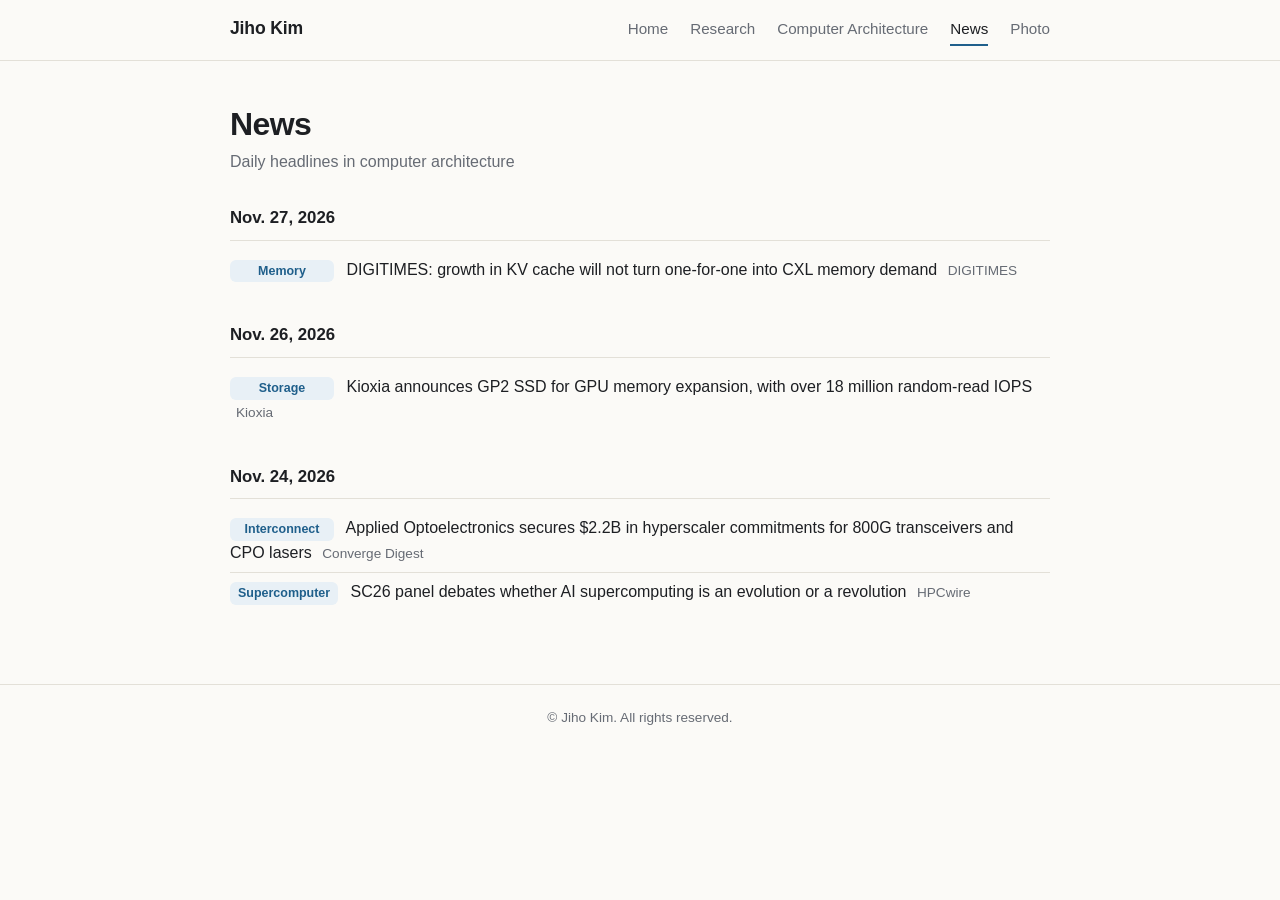
<file: news.html>
<!doctype html>
<html lang="en">
<head>
  <meta charset="utf-8">
  <meta name="viewport" content="width=device-width, initial-scale=1">
  <title>News — Jiho Kim</title>
  <meta name="description" content="Daily headlines in computer architecture, collected by Jiho Kim.">
  <link rel="stylesheet" href="style.css?v=12">
</head>
<body>
  <header class="site-header">
    <div class="inner">
      <a class="site-name" href="index.html">Jiho Kim</a>
      <nav aria-label="Main">
        <a href="index.html">Home</a>
        <a href="research.html">Research</a>
        <a href="architecture.html">Computer Architecture</a>
        <a href="news.html" aria-current="page">News</a>
        <a href="photo.html">Photo</a>
      </nav>
    </div>
  </header>

  <main>
    <h1>News</h1>
    <p class="lead">Daily headlines in computer architecture</p>
    <!-- 이 파일은 scripts/lib/homepage_news.py 가 news.json 에서 만든다. 직접 고치지 말 것. -->

    <section class="news-day">
      <h2><time datetime="2026-11-27">Nov. 27, 2026</time></h2>
      <ul class="headlines">
        <li><span class="tag">Memory</span> <a href="https://digitimes.com/news/a20261126PD215/cxl-memory-dram-data-demand-growth.html" target="_blank" rel="noopener">DIGITIMES: growth in KV cache will not turn one-for-one into CXL memory demand</a> <span class="src">DIGITIMES</span></li>
      </ul>
    </section>

    <section class="news-day">
      <h2><time datetime="2026-11-26">Nov. 26, 2026</time></h2>
      <ul class="headlines">
        <li><span class="tag">Storage</span> <a href="https://www.kioxia.com/en-jp/business/news/2026/20261126-2.html" target="_blank" rel="noopener">Kioxia announces GP2 SSD for GPU memory expansion, with over 18 million random-read IOPS</a> <span class="src">Kioxia</span></li>
      </ul>
    </section>

    <section class="news-day">
      <h2><time datetime="2026-11-24">Nov. 24, 2026</time></h2>
      <ul class="headlines">
        <li><span class="tag">Interconnect</span> <a href="https://convergedigest.com/aoi-2-2-billion-hyperscaler-800g-cpo-lasers/" target="_blank" rel="noopener">Applied Optoelectronics secures $2.2B in hyperscaler commitments for 800G transceivers and CPO lasers</a> <span class="src">Converge Digest</span></li>
        <li><span class="tag">Supercomputer</span> <a href="https://www.hpcwire.com/aiwire/2026/11/24/sc26-panel-debates-ai-supercomputing-evolution-or-revolution/" target="_blank" rel="noopener">SC26 panel debates whether AI supercomputing is an evolution or a revolution</a> <span class="src">HPCwire</span></li>
      </ul>
    </section>
  </main>

  <footer>© Jiho Kim. All rights reserved.</footer>
</body>
</html>
</file>
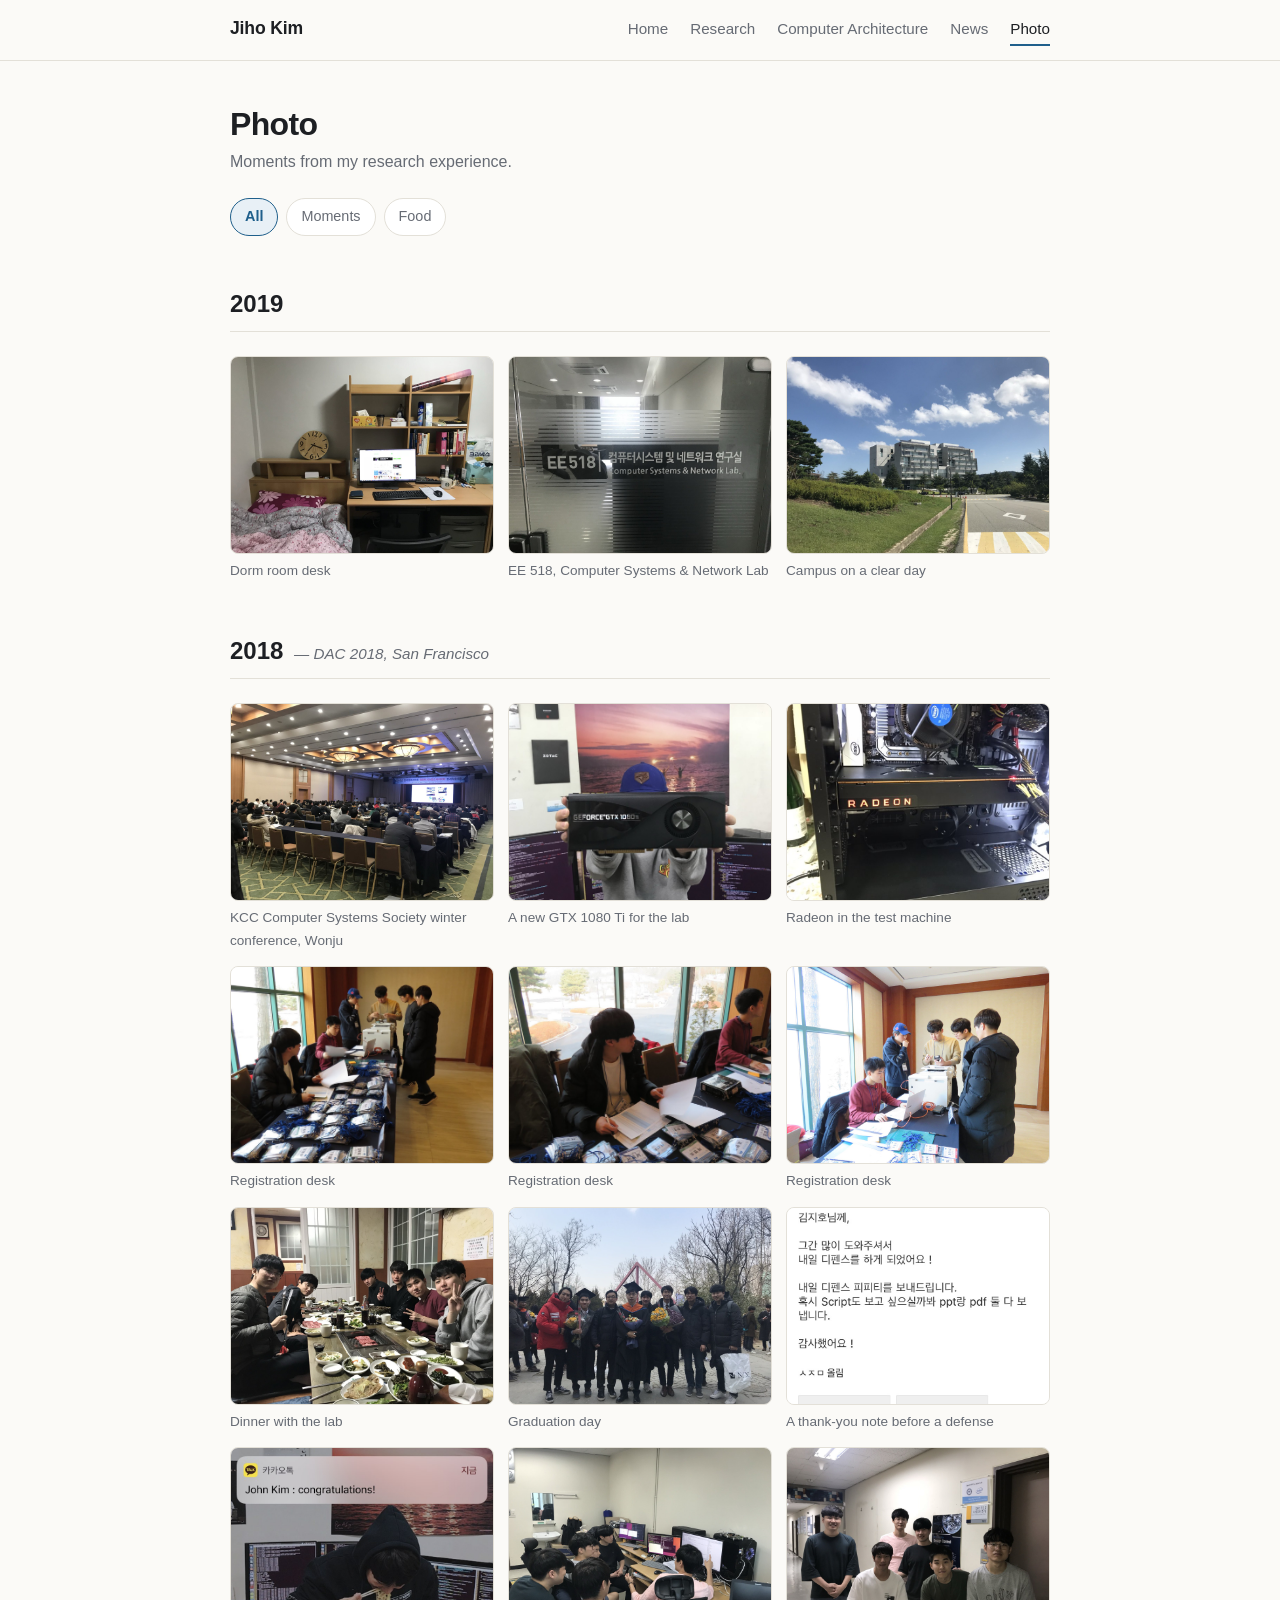
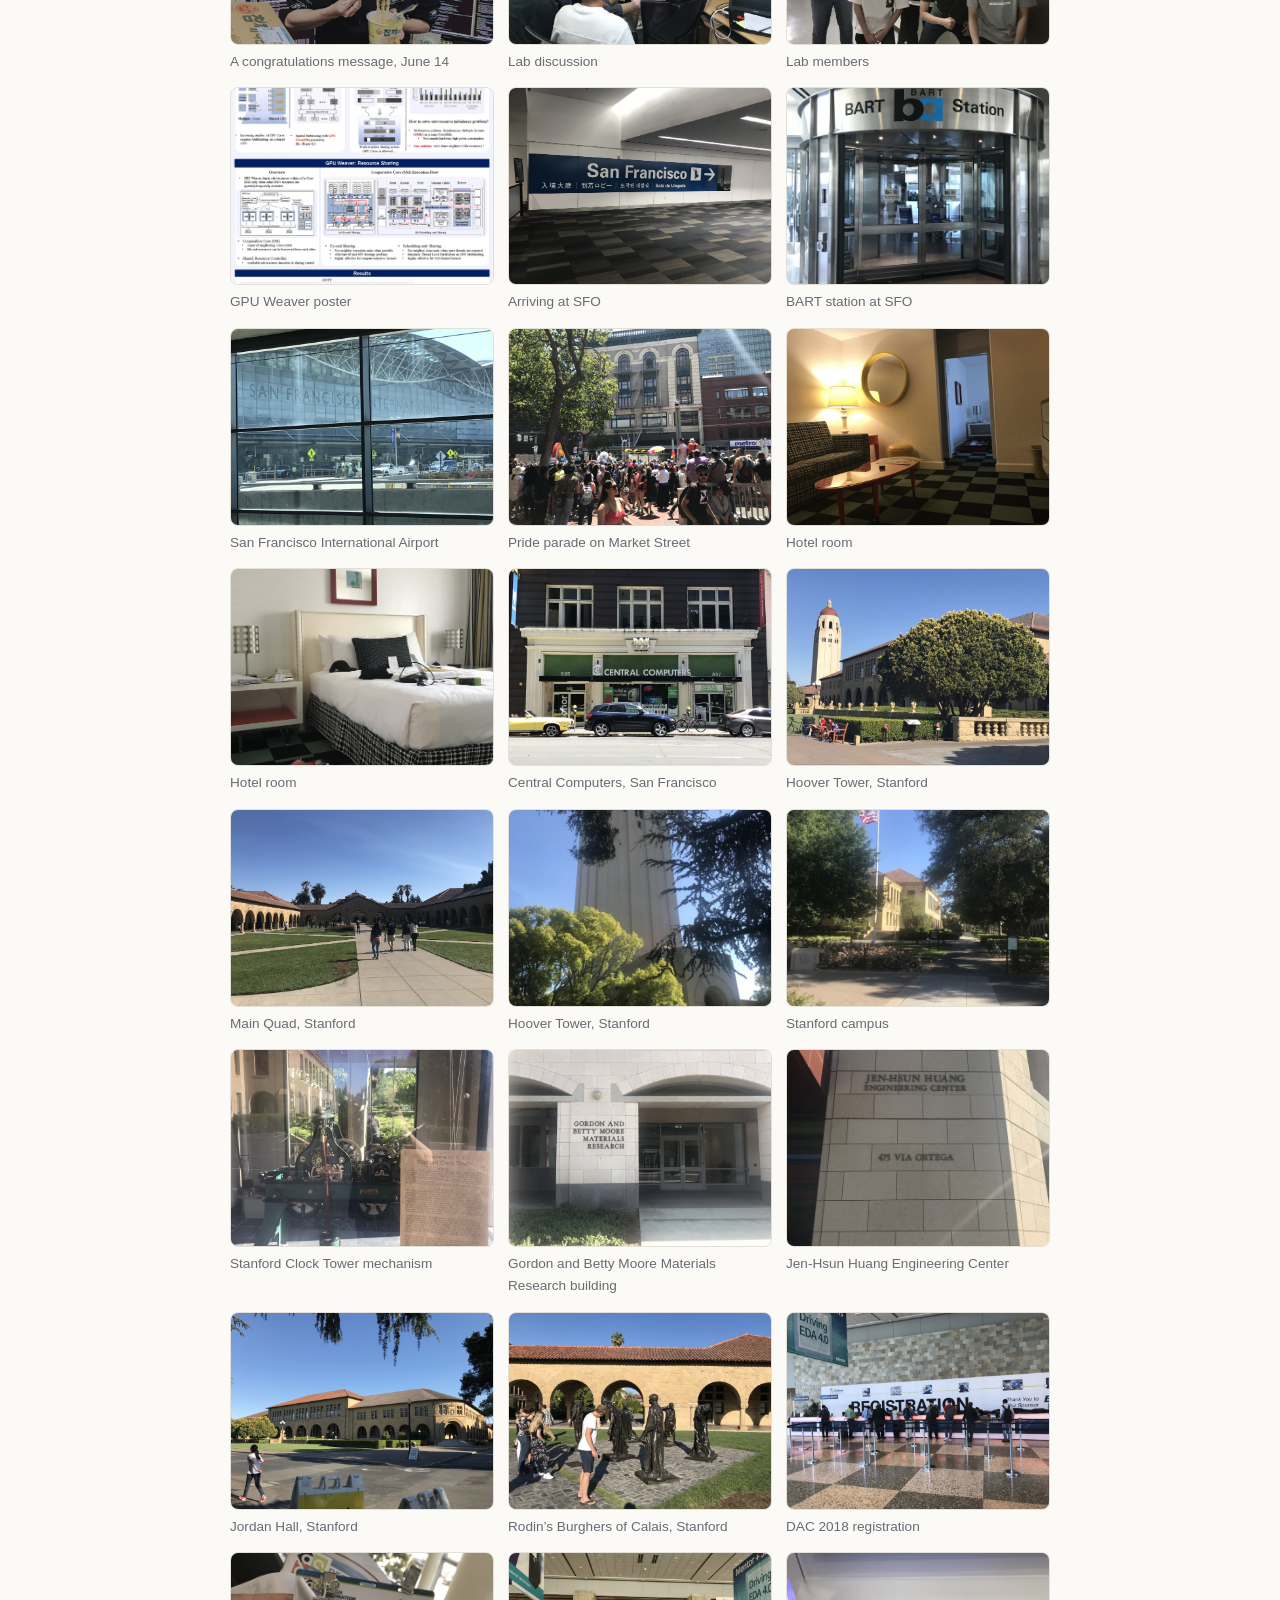
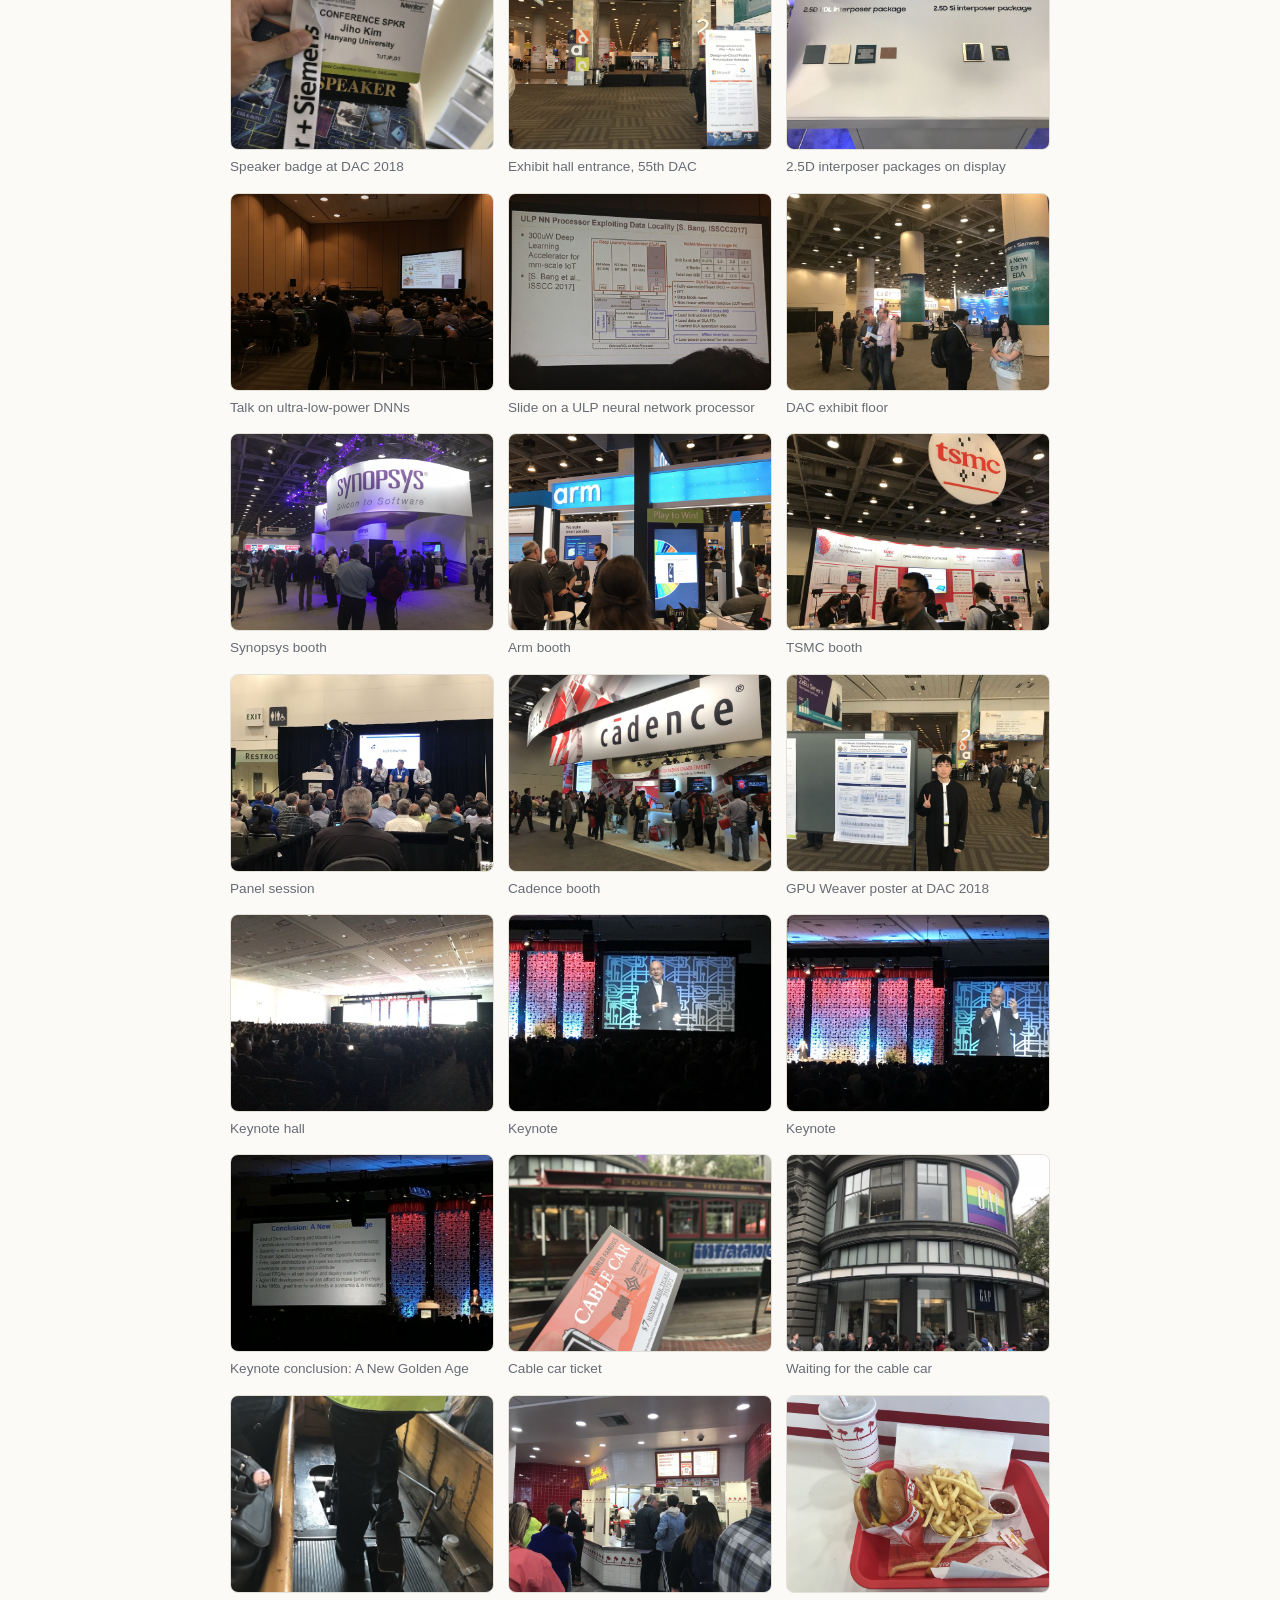
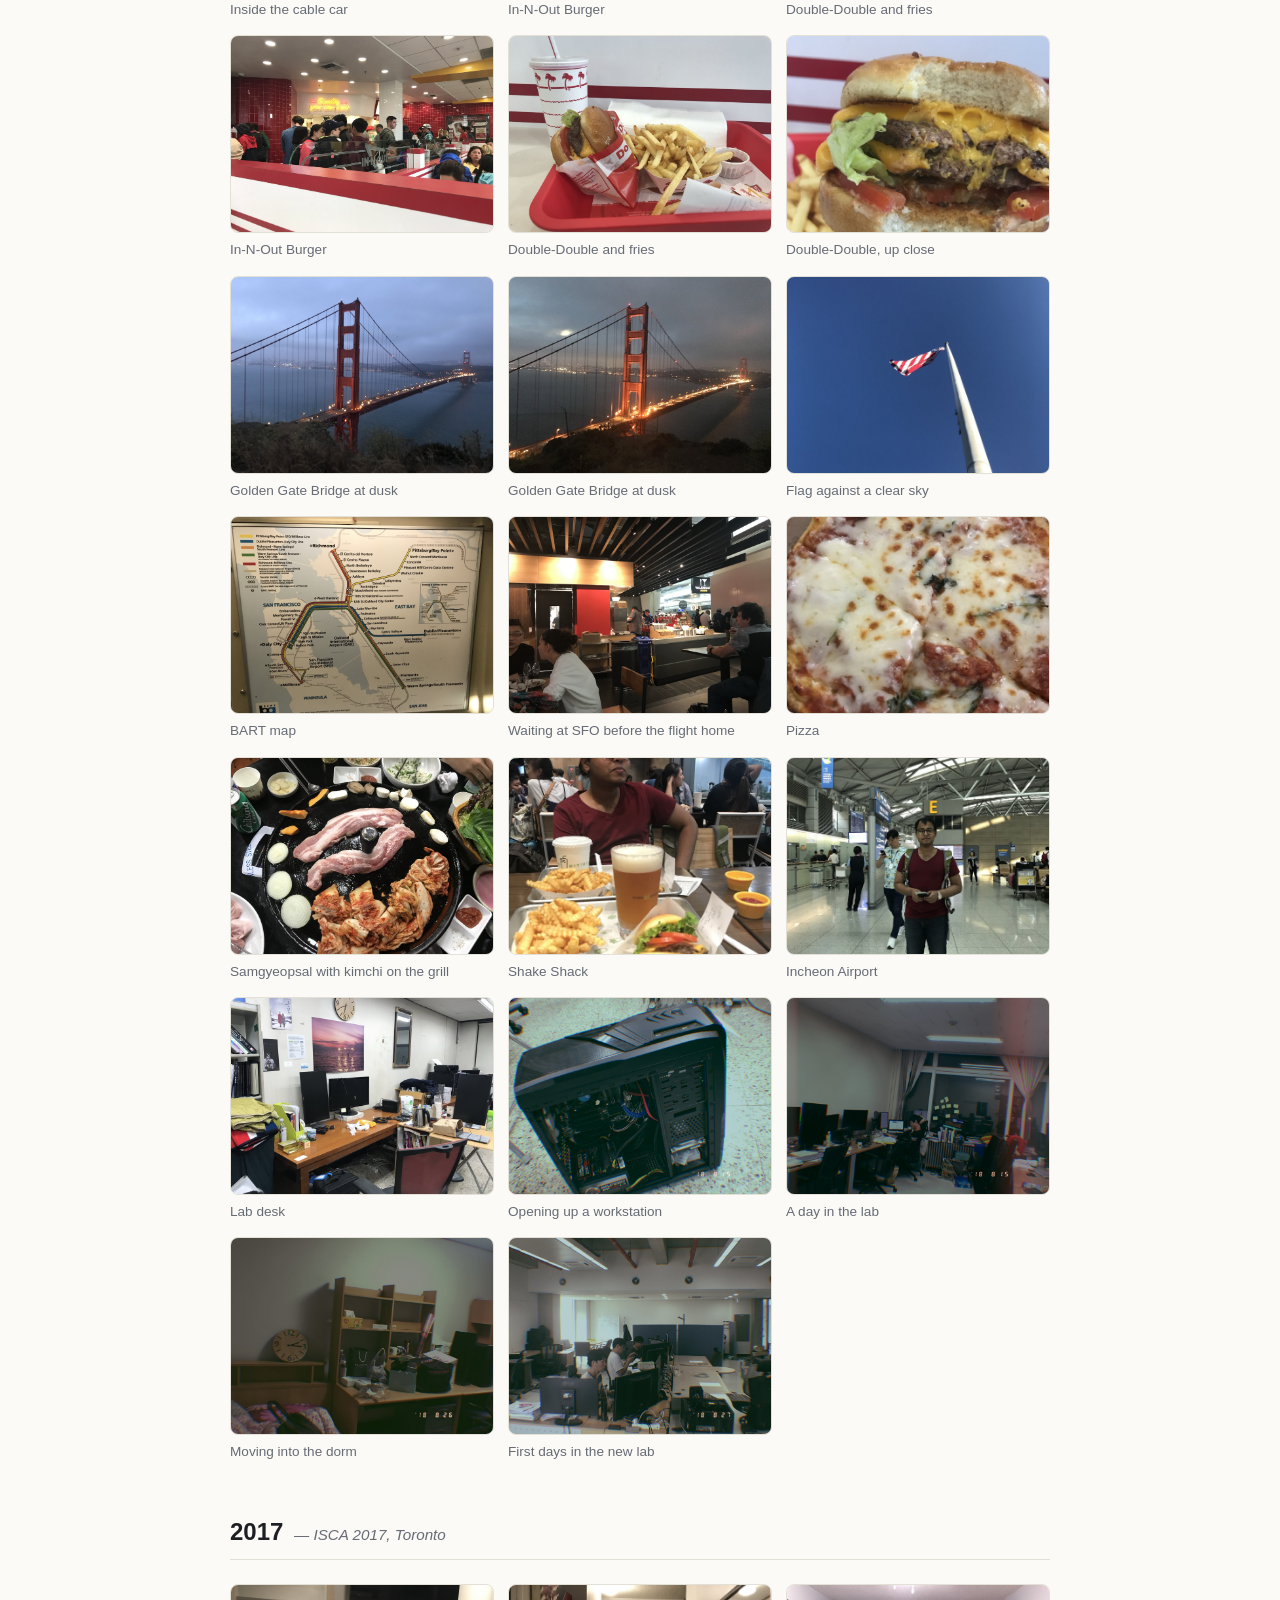
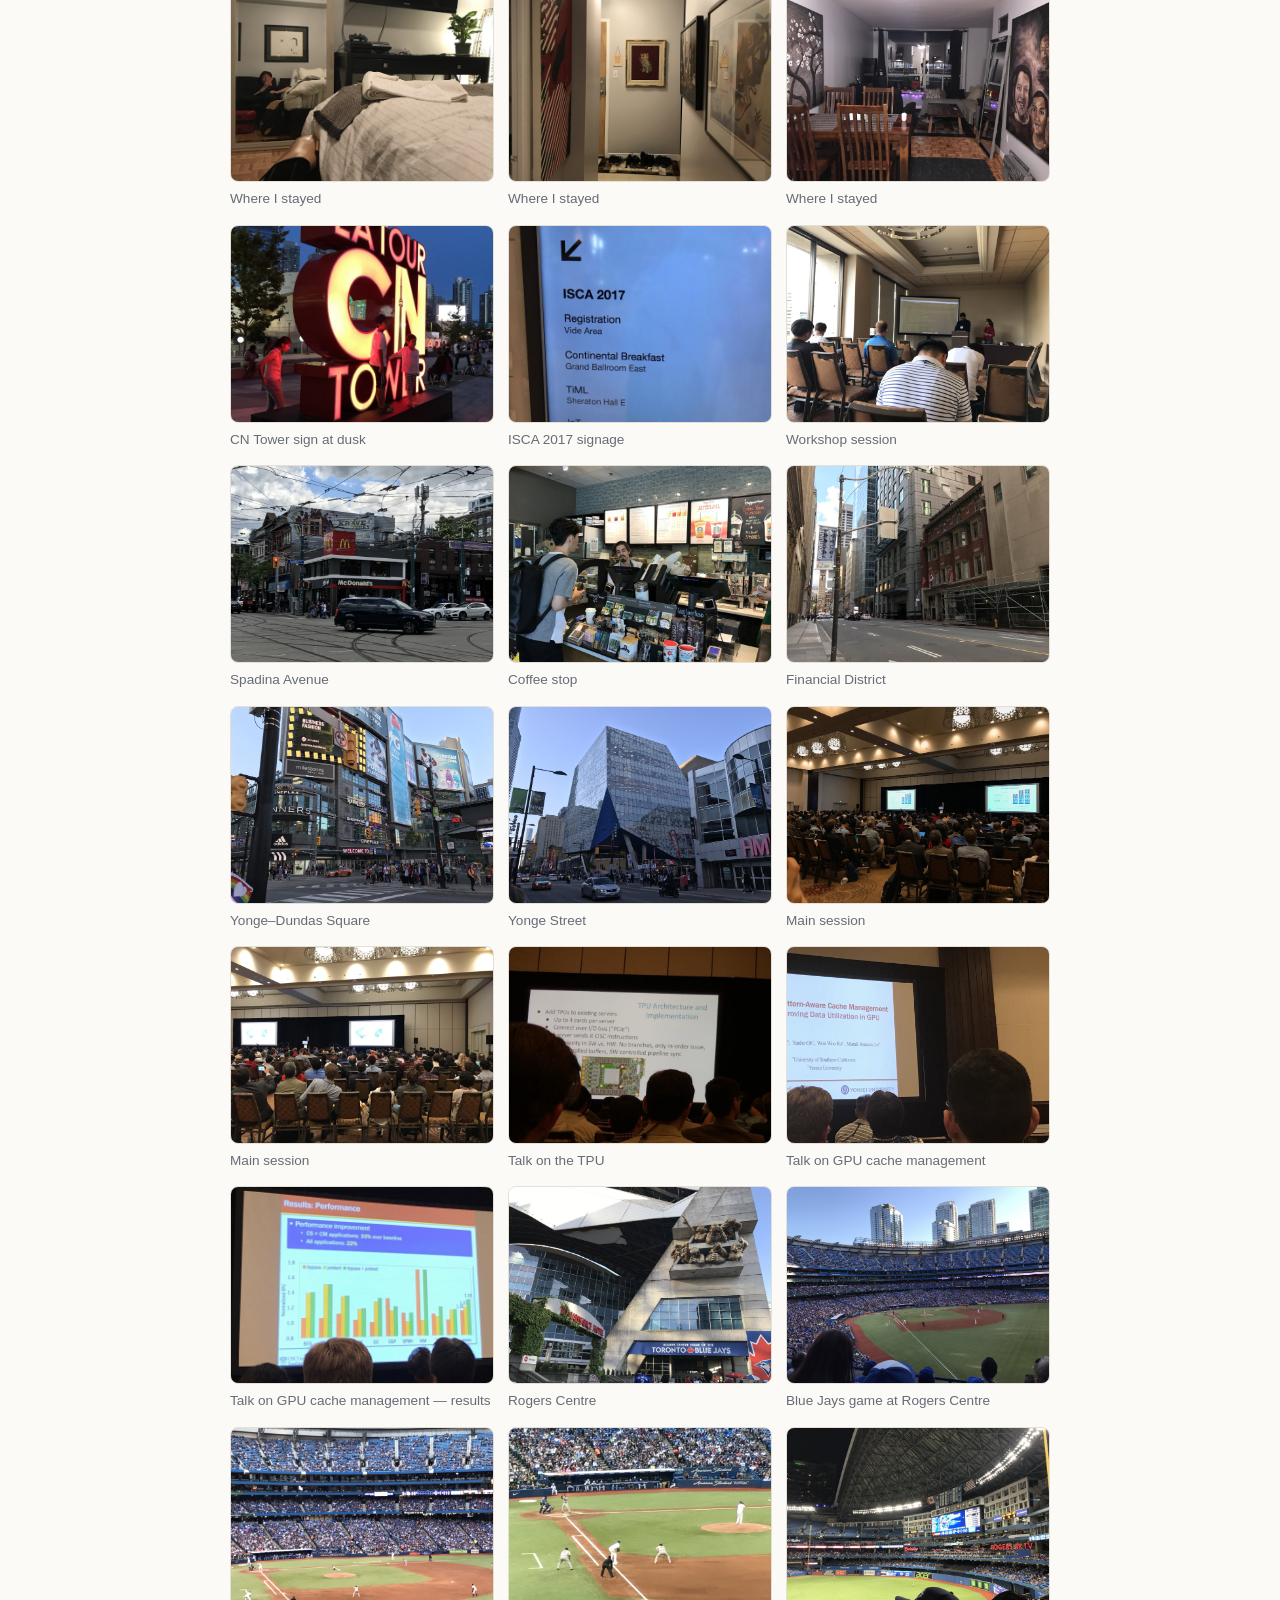
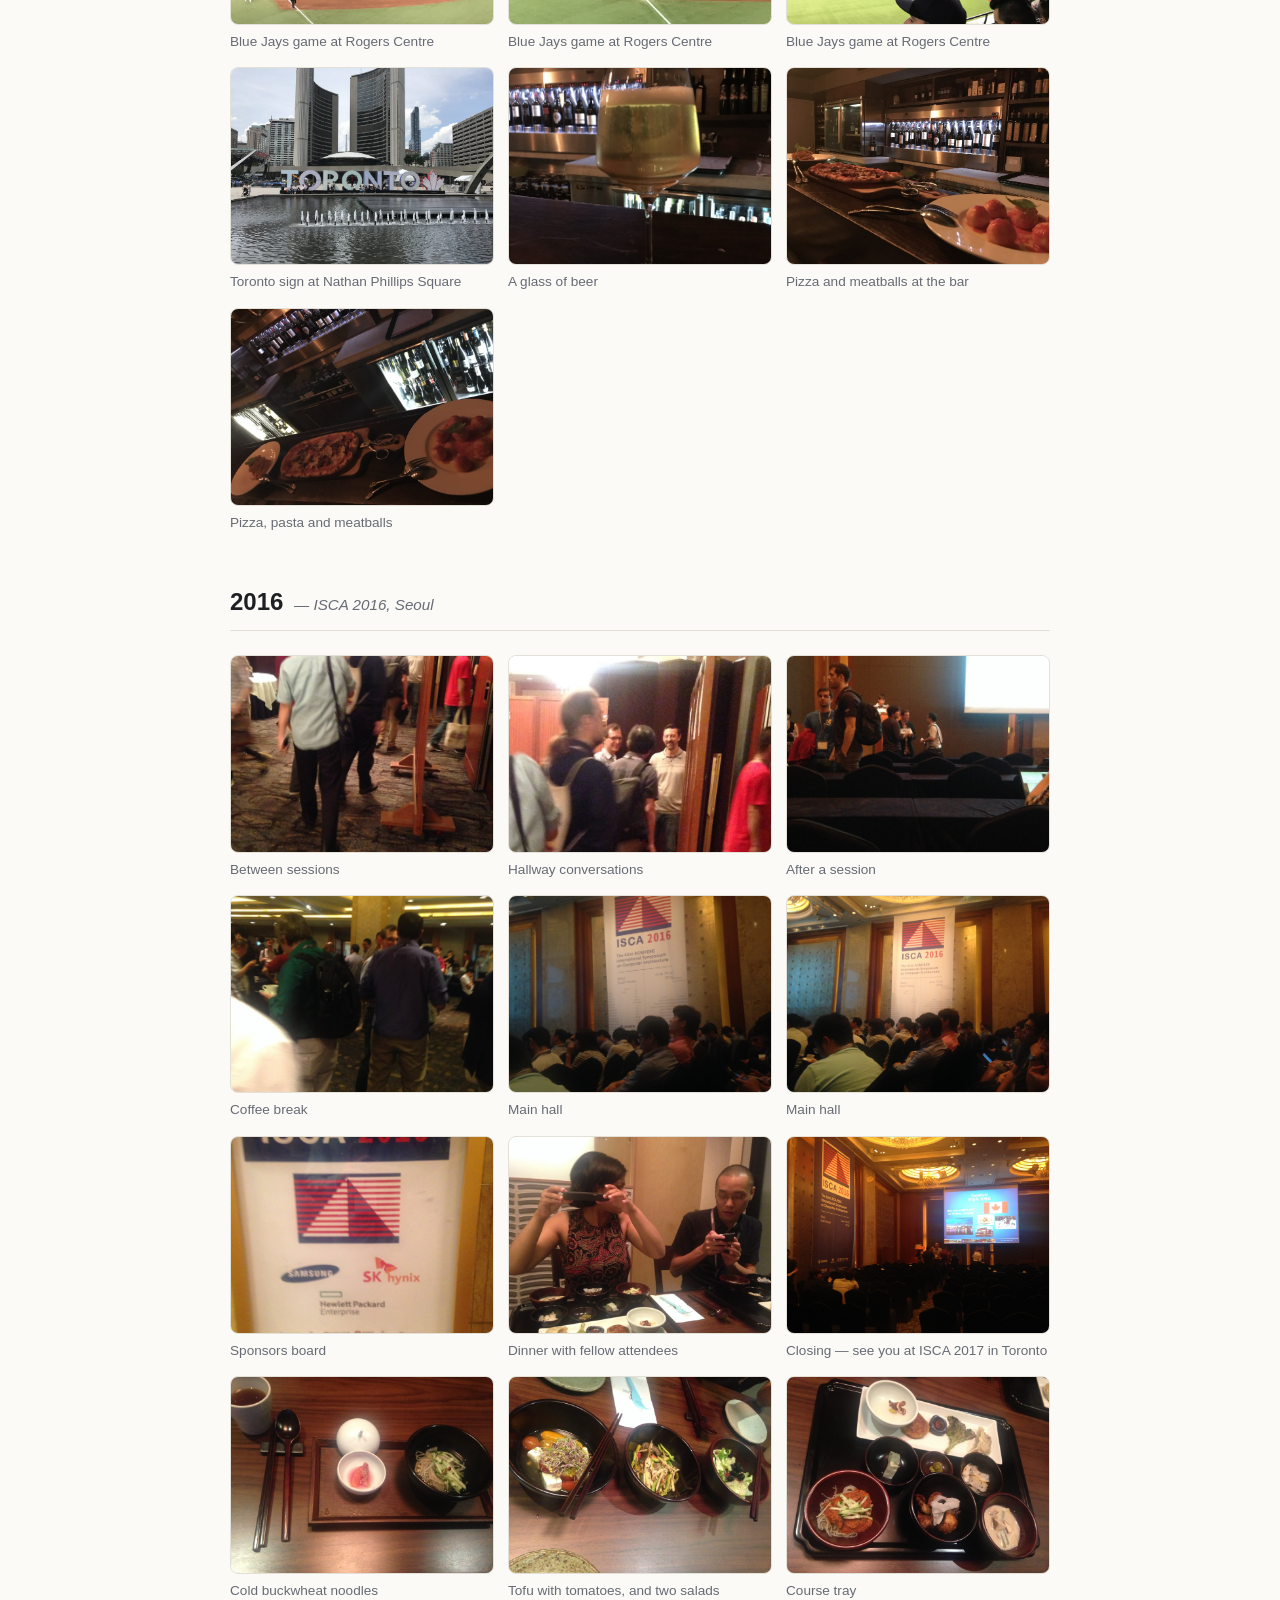
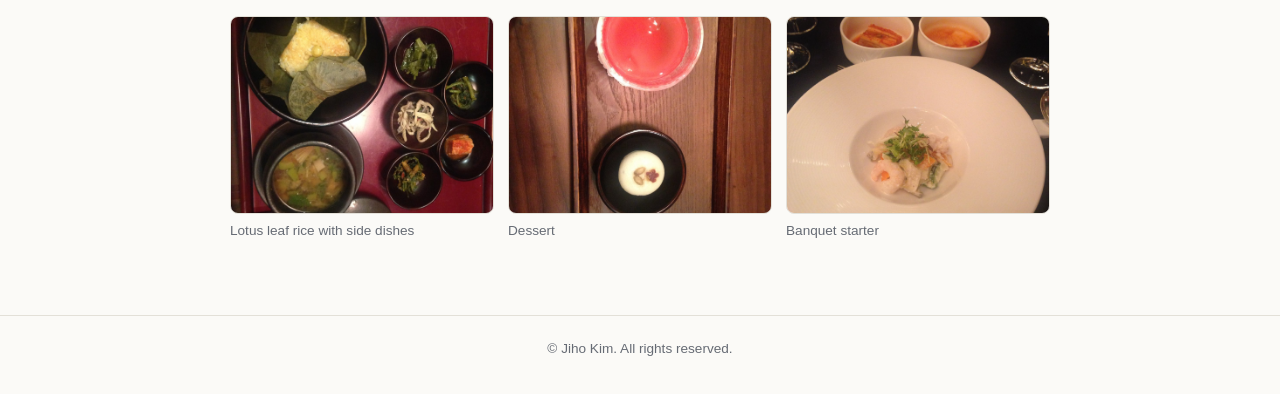
<file: photo.html>
<!doctype html>
<html lang="en">
<head>
  <meta charset="utf-8">
  <meta name="viewport" content="width=device-width, initial-scale=1">
  <title>Photo — Jiho Kim</title>
  <meta name="description" content="Photos by Jiho Kim.">
  <link rel="stylesheet" href="style.css?v=12">
</head>
<body>
  <header class="site-header">
    <div class="inner">
      <a class="site-name" href="index.html">Jiho Kim</a>
      <nav aria-label="Main">
        <a href="index.html">Home</a>
        <a href="research.html">Research</a>
        <a href="architecture.html">Computer Architecture</a>
        <a href="news.html">News</a>
        <a href="photo.html" aria-current="page">Photo</a>
      </nav>
    </div>
  </header>

  <main>
    <h1>Photo</h1>
    <p class="lead">Moments from my research experience.</p>

    <!--
      사진 추가 방법
      1) photos/연도/ (음식은 photos/food/) 폴더에 이미지를 넣는다.
      2) 해당 연도 section 의 gallery 안에 figure 블록을 추가한다. data-kind 는 "moment" 또는 "food".
      3) 새 연도는 section id="y연도" class="year" 를 맨 위에 새로 만든다 (최신 연도가 위).

      <figure data-kind="moment">
        <a href="photos/2017/파일이름.jpg" target="_blank" rel="noopener"><img src="photos/2017/파일이름.jpg" alt="설명" loading="lazy"></a>
        <figcaption>캡션</figcaption>
      </figure>
    -->
    <div class="filters" id="kind-tabs">
      <button class="chip" type="button" data-kind="all" aria-pressed="true">All</button>
      <button class="chip" type="button" data-kind="moment" aria-pressed="false">Moments</button>
      <button class="chip" type="button" data-kind="food" aria-pressed="false">Food</button>
    </div>

    <section id="y2019" class="year">
    <h2>2019</h2>
    <div class="gallery">
      <figure data-kind="moment">
        <a href="photos/2019/2019-01.jpg" target="_blank" rel="noopener"><img src="photos/2019/2019-01.jpg" alt="Dorm room desk" loading="lazy"></a>
        <figcaption>Dorm room desk</figcaption>
      </figure>
      <figure data-kind="moment">
        <a href="photos/2019/2019-02.jpg" target="_blank" rel="noopener"><img src="photos/2019/2019-02.jpg" alt="EE 518, Computer Systems &amp; Network Lab" loading="lazy"></a>
        <figcaption>EE 518, Computer Systems &amp; Network Lab</figcaption>
      </figure>
      <figure data-kind="moment">
        <a href="photos/2019/2019-03.jpg" target="_blank" rel="noopener"><img src="photos/2019/2019-03.jpg" alt="Campus on a clear day" loading="lazy"></a>
        <figcaption>Campus on a clear day</figcaption>
      </figure>
    </div>
    </section>

    <section id="y2018" class="year">
    <h2>2018 <span class="sub">— DAC 2018, San Francisco</span></h2>
    <div class="gallery">
      <figure data-kind="moment">
        <a href="photos/2018/2018-01.jpg" target="_blank" rel="noopener"><img src="photos/2018/2018-01.jpg" alt="KCC Computer Systems Society winter conference, Wonju" loading="lazy"></a>
        <figcaption>KCC Computer Systems Society winter conference, Wonju</figcaption>
      </figure>
      <figure data-kind="moment">
        <a href="photos/2018/2018-02.jpg" target="_blank" rel="noopener"><img src="photos/2018/2018-02.jpg" alt="A new GTX 1080 Ti for the lab" loading="lazy"></a>
        <figcaption>A new GTX 1080 Ti for the lab</figcaption>
      </figure>
      <figure data-kind="moment">
        <a href="photos/2018/2018-03.jpg" target="_blank" rel="noopener"><img src="photos/2018/2018-03.jpg" alt="Radeon in the test machine" loading="lazy"></a>
        <figcaption>Radeon in the test machine</figcaption>
      </figure>
      <figure data-kind="moment">
        <a href="photos/2018/2018-04.jpg" target="_blank" rel="noopener"><img src="photos/2018/2018-04.jpg" alt="Registration desk" loading="lazy"></a>
        <figcaption>Registration desk</figcaption>
      </figure>
      <figure data-kind="moment">
        <a href="photos/2018/2018-05.jpg" target="_blank" rel="noopener"><img src="photos/2018/2018-05.jpg" alt="Registration desk" loading="lazy"></a>
        <figcaption>Registration desk</figcaption>
      </figure>
      <figure data-kind="moment">
        <a href="photos/2018/2018-06.jpg" target="_blank" rel="noopener"><img src="photos/2018/2018-06.jpg" alt="Registration desk" loading="lazy"></a>
        <figcaption>Registration desk</figcaption>
      </figure>
      <figure data-kind="food">
        <a href="photos/2018/2018-07.jpg" target="_blank" rel="noopener"><img src="photos/2018/2018-07.jpg" alt="Dinner with the lab" loading="lazy"></a>
        <figcaption>Dinner with the lab</figcaption>
      </figure>
      <figure data-kind="moment">
        <a href="photos/2018/2018-08.jpg" target="_blank" rel="noopener"><img src="photos/2018/2018-08.jpg" alt="Graduation day" loading="lazy"></a>
        <figcaption>Graduation day</figcaption>
      </figure>
      <figure data-kind="moment">
        <a href="photos/2018/2018-09b.jpg" target="_blank" rel="noopener"><img src="photos/2018/2018-09b.jpg" alt="A thank-you note before a defense" loading="lazy"></a>
        <figcaption>A thank-you note before a defense</figcaption>
      </figure>
      <figure data-kind="moment">
        <a href="photos/2018/2018-10.jpg" target="_blank" rel="noopener"><img src="photos/2018/2018-10.jpg" alt="A congratulations message, June 14" loading="lazy"></a>
        <figcaption>A congratulations message, June 14</figcaption>
      </figure>
      <figure data-kind="moment">
        <a href="photos/2018/2018-11.jpg" target="_blank" rel="noopener"><img src="photos/2018/2018-11.jpg" alt="Lab discussion" loading="lazy"></a>
        <figcaption>Lab discussion</figcaption>
      </figure>
      <figure data-kind="moment">
        <a href="photos/2018/2018-12.jpg" target="_blank" rel="noopener"><img src="photos/2018/2018-12.jpg" alt="Lab members" loading="lazy"></a>
        <figcaption>Lab members</figcaption>
      </figure>
      <figure data-kind="moment">
        <a href="photos/2018/2018-13.jpg" target="_blank" rel="noopener"><img src="photos/2018/2018-13.jpg" alt="GPU Weaver poster" loading="lazy"></a>
        <figcaption>GPU Weaver poster</figcaption>
      </figure>
      <figure data-kind="moment">
        <a href="photos/2018/2018-14.jpg" target="_blank" rel="noopener"><img src="photos/2018/2018-14.jpg" alt="Arriving at SFO" loading="lazy"></a>
        <figcaption>Arriving at SFO</figcaption>
      </figure>
      <figure data-kind="moment">
        <a href="photos/2018/2018-15.jpg" target="_blank" rel="noopener"><img src="photos/2018/2018-15.jpg" alt="BART station at SFO" loading="lazy"></a>
        <figcaption>BART station at SFO</figcaption>
      </figure>
      <figure data-kind="moment">
        <a href="photos/2018/2018-16.jpg" target="_blank" rel="noopener"><img src="photos/2018/2018-16.jpg" alt="San Francisco International Airport" loading="lazy"></a>
        <figcaption>San Francisco International Airport</figcaption>
      </figure>
      <figure data-kind="moment">
        <a href="photos/2018/2018-17.jpg" target="_blank" rel="noopener"><img src="photos/2018/2018-17.jpg" alt="Pride parade on Market Street" loading="lazy"></a>
        <figcaption>Pride parade on Market Street</figcaption>
      </figure>
      <figure data-kind="moment">
        <a href="photos/2018/2018-18.jpg" target="_blank" rel="noopener"><img src="photos/2018/2018-18.jpg" alt="Hotel room" loading="lazy"></a>
        <figcaption>Hotel room</figcaption>
      </figure>
      <figure data-kind="moment">
        <a href="photos/2018/2018-19.jpg" target="_blank" rel="noopener"><img src="photos/2018/2018-19.jpg" alt="Hotel room" loading="lazy"></a>
        <figcaption>Hotel room</figcaption>
      </figure>
      <figure data-kind="moment">
        <a href="photos/2018/2018-20.jpg" target="_blank" rel="noopener"><img src="photos/2018/2018-20.jpg" alt="Central Computers, San Francisco" loading="lazy"></a>
        <figcaption>Central Computers, San Francisco</figcaption>
      </figure>
      <figure data-kind="moment">
        <a href="photos/2018/2018-21.jpg" target="_blank" rel="noopener"><img src="photos/2018/2018-21.jpg" alt="Hoover Tower, Stanford" loading="lazy"></a>
        <figcaption>Hoover Tower, Stanford</figcaption>
      </figure>
      <figure data-kind="moment">
        <a href="photos/2018/2018-22.jpg" target="_blank" rel="noopener"><img src="photos/2018/2018-22.jpg" alt="Main Quad, Stanford" loading="lazy"></a>
        <figcaption>Main Quad, Stanford</figcaption>
      </figure>
      <figure data-kind="moment">
        <a href="photos/2018/2018-23.jpg" target="_blank" rel="noopener"><img src="photos/2018/2018-23.jpg" alt="Hoover Tower, Stanford" loading="lazy"></a>
        <figcaption>Hoover Tower, Stanford</figcaption>
      </figure>
      <figure data-kind="moment">
        <a href="photos/2018/2018-24.jpg" target="_blank" rel="noopener"><img src="photos/2018/2018-24.jpg" alt="Stanford campus" loading="lazy"></a>
        <figcaption>Stanford campus</figcaption>
      </figure>
      <figure data-kind="moment">
        <a href="photos/2018/2018-25.jpg" target="_blank" rel="noopener"><img src="photos/2018/2018-25.jpg" alt="Stanford Clock Tower mechanism" loading="lazy"></a>
        <figcaption>Stanford Clock Tower mechanism</figcaption>
      </figure>
      <figure data-kind="moment">
        <a href="photos/2018/2018-26.jpg" target="_blank" rel="noopener"><img src="photos/2018/2018-26.jpg" alt="Gordon and Betty Moore Materials Research building" loading="lazy"></a>
        <figcaption>Gordon and Betty Moore Materials Research building</figcaption>
      </figure>
      <figure data-kind="moment">
        <a href="photos/2018/2018-27.jpg" target="_blank" rel="noopener"><img src="photos/2018/2018-27.jpg" alt="Jen-Hsun Huang Engineering Center" loading="lazy"></a>
        <figcaption>Jen-Hsun Huang Engineering Center</figcaption>
      </figure>
      <figure data-kind="moment">
        <a href="photos/2018/2018-28.jpg" target="_blank" rel="noopener"><img src="photos/2018/2018-28.jpg" alt="Jordan Hall, Stanford" loading="lazy"></a>
        <figcaption>Jordan Hall, Stanford</figcaption>
      </figure>
      <figure data-kind="moment">
        <a href="photos/2018/2018-29.jpg" target="_blank" rel="noopener"><img src="photos/2018/2018-29.jpg" alt="Rodin&rsquo;s Burghers of Calais, Stanford" loading="lazy"></a>
        <figcaption>Rodin&rsquo;s Burghers of Calais, Stanford</figcaption>
      </figure>
      <figure data-kind="moment">
        <a href="photos/2018/2018-30.jpg" target="_blank" rel="noopener"><img src="photos/2018/2018-30.jpg" alt="DAC 2018 registration" loading="lazy"></a>
        <figcaption>DAC 2018 registration</figcaption>
      </figure>
      <figure data-kind="moment">
        <a href="photos/2018/2018-31.jpg" target="_blank" rel="noopener"><img src="photos/2018/2018-31.jpg" alt="Speaker badge at DAC 2018" loading="lazy"></a>
        <figcaption>Speaker badge at DAC 2018</figcaption>
      </figure>
      <figure data-kind="moment">
        <a href="photos/2018/2018-32.jpg" target="_blank" rel="noopener"><img src="photos/2018/2018-32.jpg" alt="Exhibit hall entrance, 55th DAC" loading="lazy"></a>
        <figcaption>Exhibit hall entrance, 55th DAC</figcaption>
      </figure>
      <figure data-kind="moment">
        <a href="photos/2018/2018-33.jpg" target="_blank" rel="noopener"><img src="photos/2018/2018-33.jpg" alt="2.5D interposer packages on display" loading="lazy"></a>
        <figcaption>2.5D interposer packages on display</figcaption>
      </figure>
      <figure data-kind="moment">
        <a href="photos/2018/2018-34.jpg" target="_blank" rel="noopener"><img src="photos/2018/2018-34.jpg" alt="Talk on ultra-low-power DNNs" loading="lazy"></a>
        <figcaption>Talk on ultra-low-power DNNs</figcaption>
      </figure>
      <figure data-kind="moment">
        <a href="photos/2018/2018-35.jpg" target="_blank" rel="noopener"><img src="photos/2018/2018-35.jpg" alt="Slide on a ULP neural network processor" loading="lazy"></a>
        <figcaption>Slide on a ULP neural network processor</figcaption>
      </figure>
      <figure data-kind="moment">
        <a href="photos/2018/2018-36.jpg" target="_blank" rel="noopener"><img src="photos/2018/2018-36.jpg" alt="DAC exhibit floor" loading="lazy"></a>
        <figcaption>DAC exhibit floor</figcaption>
      </figure>
      <figure data-kind="moment">
        <a href="photos/2018/2018-37.jpg" target="_blank" rel="noopener"><img src="photos/2018/2018-37.jpg" alt="Synopsys booth" loading="lazy"></a>
        <figcaption>Synopsys booth</figcaption>
      </figure>
      <figure data-kind="moment">
        <a href="photos/2018/2018-38.jpg" target="_blank" rel="noopener"><img src="photos/2018/2018-38.jpg" alt="Arm booth" loading="lazy"></a>
        <figcaption>Arm booth</figcaption>
      </figure>
      <figure data-kind="moment">
        <a href="photos/2018/2018-39.jpg" target="_blank" rel="noopener"><img src="photos/2018/2018-39.jpg" alt="TSMC booth" loading="lazy"></a>
        <figcaption>TSMC booth</figcaption>
      </figure>
      <figure data-kind="moment">
        <a href="photos/2018/2018-40.jpg" target="_blank" rel="noopener"><img src="photos/2018/2018-40.jpg" alt="Panel session" loading="lazy"></a>
        <figcaption>Panel session</figcaption>
      </figure>
      <figure data-kind="moment">
        <a href="photos/2018/2018-41.jpg" target="_blank" rel="noopener"><img src="photos/2018/2018-41.jpg" alt="Cadence booth" loading="lazy"></a>
        <figcaption>Cadence booth</figcaption>
      </figure>
      <figure data-kind="moment">
        <a href="photos/2018/2018-42.jpg" target="_blank" rel="noopener"><img src="photos/2018/2018-42.jpg" alt="GPU Weaver poster at DAC 2018" loading="lazy"></a>
        <figcaption>GPU Weaver poster at DAC 2018</figcaption>
      </figure>
      <figure data-kind="moment">
        <a href="photos/2018/2018-43.jpg" target="_blank" rel="noopener"><img src="photos/2018/2018-43.jpg" alt="Keynote hall" loading="lazy"></a>
        <figcaption>Keynote hall</figcaption>
      </figure>
      <figure data-kind="moment">
        <a href="photos/2018/2018-44.jpg" target="_blank" rel="noopener"><img src="photos/2018/2018-44.jpg" alt="Keynote" loading="lazy"></a>
        <figcaption>Keynote</figcaption>
      </figure>
      <figure data-kind="moment">
        <a href="photos/2018/2018-45.jpg" target="_blank" rel="noopener"><img src="photos/2018/2018-45.jpg" alt="Keynote" loading="lazy"></a>
        <figcaption>Keynote</figcaption>
      </figure>
      <figure data-kind="moment">
        <a href="photos/2018/2018-46.jpg" target="_blank" rel="noopener"><img src="photos/2018/2018-46.jpg" alt="Keynote conclusion: A New Golden Age" loading="lazy"></a>
        <figcaption>Keynote conclusion: A New Golden Age</figcaption>
      </figure>
      <figure data-kind="moment">
        <a href="photos/2018/2018-47.jpg" target="_blank" rel="noopener"><img src="photos/2018/2018-47.jpg" alt="Cable car ticket" loading="lazy"></a>
        <figcaption>Cable car ticket</figcaption>
      </figure>
      <figure data-kind="moment">
        <a href="photos/2018/2018-48.jpg" target="_blank" rel="noopener"><img src="photos/2018/2018-48.jpg" alt="Waiting for the cable car" loading="lazy"></a>
        <figcaption>Waiting for the cable car</figcaption>
      </figure>
      <figure data-kind="moment">
        <a href="photos/2018/2018-49.jpg" target="_blank" rel="noopener"><img src="photos/2018/2018-49.jpg" alt="Inside the cable car" loading="lazy"></a>
        <figcaption>Inside the cable car</figcaption>
      </figure>
      <figure data-kind="food">
        <a href="photos/2018/2018-50.jpg" target="_blank" rel="noopener"><img src="photos/2018/2018-50.jpg" alt="In-N-Out Burger" loading="lazy"></a>
        <figcaption>In-N-Out Burger</figcaption>
      </figure>
      <figure data-kind="food">
        <a href="photos/2018/2018-51.jpg" target="_blank" rel="noopener"><img src="photos/2018/2018-51.jpg" alt="Double-Double and fries" loading="lazy"></a>
        <figcaption>Double-Double and fries</figcaption>
      </figure>
      <figure data-kind="food">
        <a href="photos/2018/2018-52.jpg" target="_blank" rel="noopener"><img src="photos/2018/2018-52.jpg" alt="In-N-Out Burger" loading="lazy"></a>
        <figcaption>In-N-Out Burger</figcaption>
      </figure>
      <figure data-kind="food">
        <a href="photos/2018/2018-53.jpg" target="_blank" rel="noopener"><img src="photos/2018/2018-53.jpg" alt="Double-Double and fries" loading="lazy"></a>
        <figcaption>Double-Double and fries</figcaption>
      </figure>
      <figure data-kind="food">
        <a href="photos/2018/2018-54.jpg" target="_blank" rel="noopener"><img src="photos/2018/2018-54.jpg" alt="Double-Double, up close" loading="lazy"></a>
        <figcaption>Double-Double, up close</figcaption>
      </figure>
      <figure data-kind="moment">
        <a href="photos/2018/2018-55.jpg" target="_blank" rel="noopener"><img src="photos/2018/2018-55.jpg" alt="Golden Gate Bridge at dusk" loading="lazy"></a>
        <figcaption>Golden Gate Bridge at dusk</figcaption>
      </figure>
      <figure data-kind="moment">
        <a href="photos/2018/2018-56.jpg" target="_blank" rel="noopener"><img src="photos/2018/2018-56.jpg" alt="Golden Gate Bridge at dusk" loading="lazy"></a>
        <figcaption>Golden Gate Bridge at dusk</figcaption>
      </figure>
      <figure data-kind="moment">
        <a href="photos/2018/2018-57.jpg" target="_blank" rel="noopener"><img src="photos/2018/2018-57.jpg" alt="Flag against a clear sky" loading="lazy"></a>
        <figcaption>Flag against a clear sky</figcaption>
      </figure>
      <figure data-kind="moment">
        <a href="photos/2018/2018-58.jpg" target="_blank" rel="noopener"><img src="photos/2018/2018-58.jpg" alt="BART map" loading="lazy"></a>
        <figcaption>BART map</figcaption>
      </figure>
      <figure data-kind="moment">
        <a href="photos/2018/2018-59.jpg" target="_blank" rel="noopener"><img src="photos/2018/2018-59.jpg" alt="Waiting at SFO before the flight home" loading="lazy"></a>
        <figcaption>Waiting at SFO before the flight home</figcaption>
      </figure>
      <figure data-kind="food">
        <a href="photos/2018/2018-60.jpg" target="_blank" rel="noopener"><img src="photos/2018/2018-60.jpg" alt="Pizza" loading="lazy"></a>
        <figcaption>Pizza</figcaption>
      </figure>
      <figure data-kind="food">
        <a href="photos/2018/2018-61.jpg" target="_blank" rel="noopener"><img src="photos/2018/2018-61.jpg" alt="Samgyeopsal with kimchi on the grill" loading="lazy"></a>
        <figcaption>Samgyeopsal with kimchi on the grill</figcaption>
      </figure>
      <figure data-kind="food">
        <a href="photos/2018/2018-62.jpg" target="_blank" rel="noopener"><img src="photos/2018/2018-62.jpg" alt="Shake Shack" loading="lazy"></a>
        <figcaption>Shake Shack</figcaption>
      </figure>
      <figure data-kind="moment">
        <a href="photos/2018/2018-63.jpg" target="_blank" rel="noopener"><img src="photos/2018/2018-63.jpg" alt="Incheon Airport" loading="lazy"></a>
        <figcaption>Incheon Airport</figcaption>
      </figure>
      <figure data-kind="moment">
        <a href="photos/2018/2018-65.jpg" target="_blank" rel="noopener"><img src="photos/2018/2018-65.jpg" alt="Lab desk" loading="lazy"></a>
        <figcaption>Lab desk</figcaption>
      </figure>
      <figure data-kind="moment">
        <a href="photos/2018/2018-66.jpg" target="_blank" rel="noopener"><img src="photos/2018/2018-66.jpg" alt="Opening up a workstation" loading="lazy"></a>
        <figcaption>Opening up a workstation</figcaption>
      </figure>
      <figure data-kind="moment">
        <a href="photos/2018/2018-67.jpg" target="_blank" rel="noopener"><img src="photos/2018/2018-67.jpg" alt="A day in the lab" loading="lazy"></a>
        <figcaption>A day in the lab</figcaption>
      </figure>
      <figure data-kind="moment">
        <a href="photos/2018/2018-68.jpg" target="_blank" rel="noopener"><img src="photos/2018/2018-68.jpg" alt="Moving into the dorm" loading="lazy"></a>
        <figcaption>Moving into the dorm</figcaption>
      </figure>
      <figure data-kind="moment">
        <a href="photos/2018/2018-69.jpg" target="_blank" rel="noopener"><img src="photos/2018/2018-69.jpg" alt="First days in the new lab" loading="lazy"></a>
        <figcaption>First days in the new lab</figcaption>
      </figure>
    </div>
    </section>

    <section id="y2017" class="year">
    <h2>2017 <span class="sub">— ISCA 2017, Toronto</span></h2>
    <div class="gallery">
      <figure data-kind="moment">
        <a href="photos/2017/isca2017-01.jpg" target="_blank" rel="noopener"><img src="photos/2017/isca2017-01.jpg" alt="ISCA 2017 — Where I stayed" loading="lazy"></a>
        <figcaption>Where I stayed</figcaption>
      </figure>
      <figure data-kind="moment">
        <a href="photos/2017/isca2017-02.jpg" target="_blank" rel="noopener"><img src="photos/2017/isca2017-02.jpg" alt="ISCA 2017 — Where I stayed" loading="lazy"></a>
        <figcaption>Where I stayed</figcaption>
      </figure>
      <figure data-kind="moment">
        <a href="photos/2017/isca2017-03.jpg" target="_blank" rel="noopener"><img src="photos/2017/isca2017-03.jpg" alt="ISCA 2017 — Where I stayed" loading="lazy"></a>
        <figcaption>Where I stayed</figcaption>
      </figure>
      <figure data-kind="moment">
        <a href="photos/2017/isca2017-04.jpg" target="_blank" rel="noopener"><img src="photos/2017/isca2017-04.jpg" alt="ISCA 2017 — CN Tower sign at dusk" loading="lazy"></a>
        <figcaption>CN Tower sign at dusk</figcaption>
      </figure>
      <figure data-kind="moment">
        <a href="photos/2017/isca2017-05.jpg" target="_blank" rel="noopener"><img src="photos/2017/isca2017-05.jpg" alt="ISCA 2017 — ISCA 2017 signage" loading="lazy"></a>
        <figcaption>ISCA 2017 signage</figcaption>
      </figure>
      <figure data-kind="moment">
        <a href="photos/2017/isca2017-06.jpg" target="_blank" rel="noopener"><img src="photos/2017/isca2017-06.jpg" alt="ISCA 2017 — Workshop session" loading="lazy"></a>
        <figcaption>Workshop session</figcaption>
      </figure>
      <figure data-kind="moment">
        <a href="photos/2017/isca2017-07.jpg" target="_blank" rel="noopener"><img src="photos/2017/isca2017-07.jpg" alt="ISCA 2017 — Spadina Avenue" loading="lazy"></a>
        <figcaption>Spadina Avenue</figcaption>
      </figure>
      <figure data-kind="moment">
        <a href="photos/2017/isca2017-08.jpg" target="_blank" rel="noopener"><img src="photos/2017/isca2017-08.jpg" alt="ISCA 2017 — Coffee stop" loading="lazy"></a>
        <figcaption>Coffee stop</figcaption>
      </figure>
      <figure data-kind="moment">
        <a href="photos/2017/isca2017-09.jpg" target="_blank" rel="noopener"><img src="photos/2017/isca2017-09.jpg" alt="ISCA 2017 — Financial District" loading="lazy"></a>
        <figcaption>Financial District</figcaption>
      </figure>
      <figure data-kind="moment">
        <a href="photos/2017/isca2017-10.jpg" target="_blank" rel="noopener"><img src="photos/2017/isca2017-10.jpg" alt="ISCA 2017 — Yonge–Dundas Square" loading="lazy"></a>
        <figcaption>Yonge–Dundas Square</figcaption>
      </figure>
      <figure data-kind="moment">
        <a href="photos/2017/isca2017-11.jpg" target="_blank" rel="noopener"><img src="photos/2017/isca2017-11.jpg" alt="ISCA 2017 — Yonge Street" loading="lazy"></a>
        <figcaption>Yonge Street</figcaption>
      </figure>
      <figure data-kind="moment">
        <a href="photos/2017/isca2017-12.jpg" target="_blank" rel="noopener"><img src="photos/2017/isca2017-12.jpg" alt="ISCA 2017 — Main session" loading="lazy"></a>
        <figcaption>Main session</figcaption>
      </figure>
      <figure data-kind="moment">
        <a href="photos/2017/isca2017-13.jpg" target="_blank" rel="noopener"><img src="photos/2017/isca2017-13.jpg" alt="ISCA 2017 — Main session" loading="lazy"></a>
        <figcaption>Main session</figcaption>
      </figure>
      <figure data-kind="moment">
        <a href="photos/2017/isca2017-14.jpg" target="_blank" rel="noopener"><img src="photos/2017/isca2017-14.jpg" alt="ISCA 2017 — Talk on the TPU" loading="lazy"></a>
        <figcaption>Talk on the TPU</figcaption>
      </figure>
      <figure data-kind="moment">
        <a href="photos/2017/isca2017-15.jpg" target="_blank" rel="noopener"><img src="photos/2017/isca2017-15.jpg" alt="ISCA 2017 — Talk on GPU cache management" loading="lazy"></a>
        <figcaption>Talk on GPU cache management</figcaption>
      </figure>
      <figure data-kind="moment">
        <a href="photos/2017/isca2017-16.jpg" target="_blank" rel="noopener"><img src="photos/2017/isca2017-16.jpg" alt="ISCA 2017 — Talk on GPU cache management — results" loading="lazy"></a>
        <figcaption>Talk on GPU cache management — results</figcaption>
      </figure>
      <figure data-kind="moment">
        <a href="photos/2017/isca2017-17.jpg" target="_blank" rel="noopener"><img src="photos/2017/isca2017-17.jpg" alt="ISCA 2017 — Rogers Centre" loading="lazy"></a>
        <figcaption>Rogers Centre</figcaption>
      </figure>
      <figure data-kind="moment">
        <a href="photos/2017/isca2017-18.jpg" target="_blank" rel="noopener"><img src="photos/2017/isca2017-18.jpg" alt="ISCA 2017 — Blue Jays game at Rogers Centre" loading="lazy"></a>
        <figcaption>Blue Jays game at Rogers Centre</figcaption>
      </figure>
      <figure data-kind="moment">
        <a href="photos/2017/isca2017-19.jpg" target="_blank" rel="noopener"><img src="photos/2017/isca2017-19.jpg" alt="ISCA 2017 — Blue Jays game at Rogers Centre" loading="lazy"></a>
        <figcaption>Blue Jays game at Rogers Centre</figcaption>
      </figure>
      <figure data-kind="moment">
        <a href="photos/2017/isca2017-20.jpg" target="_blank" rel="noopener"><img src="photos/2017/isca2017-20.jpg" alt="ISCA 2017 — Blue Jays game at Rogers Centre" loading="lazy"></a>
        <figcaption>Blue Jays game at Rogers Centre</figcaption>
      </figure>
      <figure data-kind="moment">
        <a href="photos/2017/isca2017-21.jpg" target="_blank" rel="noopener"><img src="photos/2017/isca2017-21.jpg" alt="ISCA 2017 — Blue Jays game at Rogers Centre" loading="lazy"></a>
        <figcaption>Blue Jays game at Rogers Centre</figcaption>
      </figure>
      <figure data-kind="moment">
        <a href="photos/2017/isca2017-22.jpg" target="_blank" rel="noopener"><img src="photos/2017/isca2017-22.jpg" alt="ISCA 2017 — Toronto sign at Nathan Phillips Square" loading="lazy"></a>
        <figcaption>Toronto sign at Nathan Phillips Square</figcaption>
      </figure>
      <figure data-kind="food">
        <a href="photos/2017/isca2017-23.jpg" target="_blank" rel="noopener"><img src="photos/2017/isca2017-23.jpg" alt="ISCA 2017 — A glass of beer" loading="lazy"></a>
        <figcaption>A glass of beer</figcaption>
      </figure>
      <figure data-kind="food">
        <a href="photos/2017/isca2017-24.jpg" target="_blank" rel="noopener"><img src="photos/2017/isca2017-24.jpg" alt="ISCA 2017 — Pizza and meatballs at the bar" loading="lazy"></a>
        <figcaption>Pizza and meatballs at the bar</figcaption>
      </figure>
      <figure data-kind="food">
        <a href="photos/2017/isca2017-25.jpg" target="_blank" rel="noopener"><img src="photos/2017/isca2017-25.jpg" alt="ISCA 2017 — Pizza, pasta and meatballs" loading="lazy"></a>
        <figcaption>Pizza, pasta and meatballs</figcaption>
      </figure>
    </div>
    </section>

    <section id="y2016" class="year">
    <h2>2016 <span class="sub">— ISCA 2016, Seoul</span></h2>
    <div class="gallery">
      <figure data-kind="moment">
        <a href="photos/2016/isca2016-01.jpg" target="_blank" rel="noopener"><img src="photos/2016/isca2016-01.jpg" alt="ISCA 2016 — Between sessions" loading="lazy"></a>
        <figcaption>Between sessions</figcaption>
      </figure>
      <figure data-kind="moment">
        <a href="photos/2016/isca2016-02.jpg" target="_blank" rel="noopener"><img src="photos/2016/isca2016-02.jpg" alt="ISCA 2016 — Hallway conversations" loading="lazy"></a>
        <figcaption>Hallway conversations</figcaption>
      </figure>
      <figure data-kind="moment">
        <a href="photos/2016/isca2016-03.jpg" target="_blank" rel="noopener"><img src="photos/2016/isca2016-03.jpg" alt="ISCA 2016 — After a session" loading="lazy"></a>
        <figcaption>After a session</figcaption>
      </figure>
      <figure data-kind="moment">
        <a href="photos/2016/isca2016-04.jpg" target="_blank" rel="noopener"><img src="photos/2016/isca2016-04.jpg" alt="ISCA 2016 — Coffee break" loading="lazy"></a>
        <figcaption>Coffee break</figcaption>
      </figure>
      <figure data-kind="moment">
        <a href="photos/2016/isca2016-05.jpg" target="_blank" rel="noopener"><img src="photos/2016/isca2016-05.jpg" alt="ISCA 2016 — Main hall" loading="lazy"></a>
        <figcaption>Main hall</figcaption>
      </figure>
      <figure data-kind="moment">
        <a href="photos/2016/isca2016-06.jpg" target="_blank" rel="noopener"><img src="photos/2016/isca2016-06.jpg" alt="ISCA 2016 — Main hall" loading="lazy"></a>
        <figcaption>Main hall</figcaption>
      </figure>
      <figure data-kind="moment">
        <a href="photos/2016/isca2016-07.jpg" target="_blank" rel="noopener"><img src="photos/2016/isca2016-07.jpg" alt="ISCA 2016 — Sponsors board" loading="lazy"></a>
        <figcaption>Sponsors board</figcaption>
      </figure>
      <figure data-kind="food">
        <a href="photos/2016/isca2016-09.jpg" target="_blank" rel="noopener"><img src="photos/2016/isca2016-09.jpg" alt="ISCA 2016 — Dinner with fellow attendees" loading="lazy"></a>
        <figcaption>Dinner with fellow attendees</figcaption>
      </figure>
      <figure data-kind="moment">
        <a href="photos/2016/isca2016-10.jpg" target="_blank" rel="noopener"><img src="photos/2016/isca2016-10.jpg" alt="ISCA 2016 — Closing — see you at ISCA 2017 in Toronto" loading="lazy"></a>
        <figcaption>Closing — see you at ISCA 2017 in Toronto</figcaption>
      </figure>
      <figure data-kind="food">
        <a href="photos/food/food-01.jpg" target="_blank" rel="noopener"><img src="photos/food/food-01.jpg" alt="Cold buckwheat noodles" loading="lazy"></a>
        <figcaption>Cold buckwheat noodles</figcaption>
      </figure>
      <figure data-kind="food">
        <a href="photos/food/food-02.jpg" target="_blank" rel="noopener"><img src="photos/food/food-02.jpg" alt="Tofu with tomatoes, and two salads" loading="lazy"></a>
        <figcaption>Tofu with tomatoes, and two salads</figcaption>
      </figure>
      <figure data-kind="food">
        <a href="photos/food/food-03.jpg" target="_blank" rel="noopener"><img src="photos/food/food-03.jpg" alt="Course tray" loading="lazy"></a>
        <figcaption>Course tray</figcaption>
      </figure>
      <figure data-kind="food">
        <a href="photos/food/food-04.jpg" target="_blank" rel="noopener"><img src="photos/food/food-04.jpg" alt="Lotus leaf rice with side dishes" loading="lazy"></a>
        <figcaption>Lotus leaf rice with side dishes</figcaption>
      </figure>
      <figure data-kind="food">
        <a href="photos/food/food-05.jpg" target="_blank" rel="noopener"><img src="photos/food/food-05.jpg" alt="Dessert" loading="lazy"></a>
        <figcaption>Dessert</figcaption>
      </figure>
      <figure data-kind="food">
        <a href="photos/food/food-06.jpg" target="_blank" rel="noopener"><img src="photos/food/food-06.jpg" alt="Banquet starter" loading="lazy"></a>
        <figcaption>Banquet starter</figcaption>
      </figure>
    </div>
    </section>

    <script>
      (function () {
        var kinds = document.querySelectorAll('#kind-tabs .chip');
        function render(kind) {
          kinds.forEach(function (b) {
            b.setAttribute('aria-pressed', b.dataset.kind === kind ? 'true' : 'false');
          });
          document.querySelectorAll('.year').forEach(function (sec) {
            var shown = 0;
            sec.querySelectorAll('figure').forEach(function (f) {
              var on = kind === 'all' || f.dataset.kind === kind;
              f.hidden = !on;
              if (on) shown++;
            });
            sec.hidden = shown === 0;
          });
        }
        kinds.forEach(function (b) { b.addEventListener('click', function () { render(b.dataset.kind); }); });
        render('all');
      })();
    </script>

    <div class="lightbox" id="lightbox" hidden>
      <button class="lb-btn lb-close" type="button" aria-label="Close">&times;</button>
      <button class="lb-btn lb-prev" type="button" aria-label="Previous photo">&#8249;</button>
      <figure>
        <img alt="">
        <figcaption></figcaption>
      </figure>
      <button class="lb-btn lb-next" type="button" aria-label="Next photo">&#8250;</button>
    </div>

    <script>
      (function () {
        var box = document.getElementById('lightbox');
        var img = box.querySelector('img'), cap = box.querySelector('figcaption');
        var list = [], at = 0;
        function visible() {
          return Array.prototype.filter.call(document.querySelectorAll('.year figure'), function (f) {
            return !f.hidden && !f.closest('.year').hidden;
          });
        }
        function show(i) {
          at = (i + list.length) % list.length;
          var f = list[at];
          img.src = f.querySelector('a').href;
          img.alt = f.querySelector('img').alt;
          cap.textContent = f.querySelector('figcaption').textContent + '  (' + (at + 1) + ' / ' + list.length + ')';
        }
        function open(f) { list = visible(); box.hidden = false; document.body.style.overflow = 'hidden'; show(list.indexOf(f)); }
        function close() { box.hidden = true; document.body.style.overflow = ''; img.removeAttribute('src'); }
        document.querySelectorAll('.year figure a').forEach(function (a) {
          a.addEventListener('click', function (e) {
            if (e.ctrlKey || e.metaKey || e.shiftKey) return;
            e.preventDefault(); open(a.closest('figure'));
          });
        });
        box.querySelector('.lb-close').addEventListener('click', close);
        box.querySelector('.lb-prev').addEventListener('click', function () { show(at - 1); });
        box.querySelector('.lb-next').addEventListener('click', function () { show(at + 1); });
        box.addEventListener('click', function (e) { if (e.target === box) close(); });
        document.addEventListener('keydown', function (e) {
          if (box.hidden) return;
          if (e.key === 'Escape') close();
          else if (e.key === 'ArrowLeft') show(at - 1);
          else if (e.key === 'ArrowRight') show(at + 1);
        });
        var x0 = null;
        box.addEventListener('touchstart', function (e) { x0 = e.touches[0].clientX; }, { passive: true });
        box.addEventListener('touchend', function (e) {
          if (x0 === null) return;
          var dx = e.changedTouches[0].clientX - x0; x0 = null;
          if (Math.abs(dx) > 50) show(dx < 0 ? at + 1 : at - 1);
        });
      })();
    </script>
  </main>

  <footer>© Jiho Kim. All rights reserved.</footer>
</body>
</html>
</file>
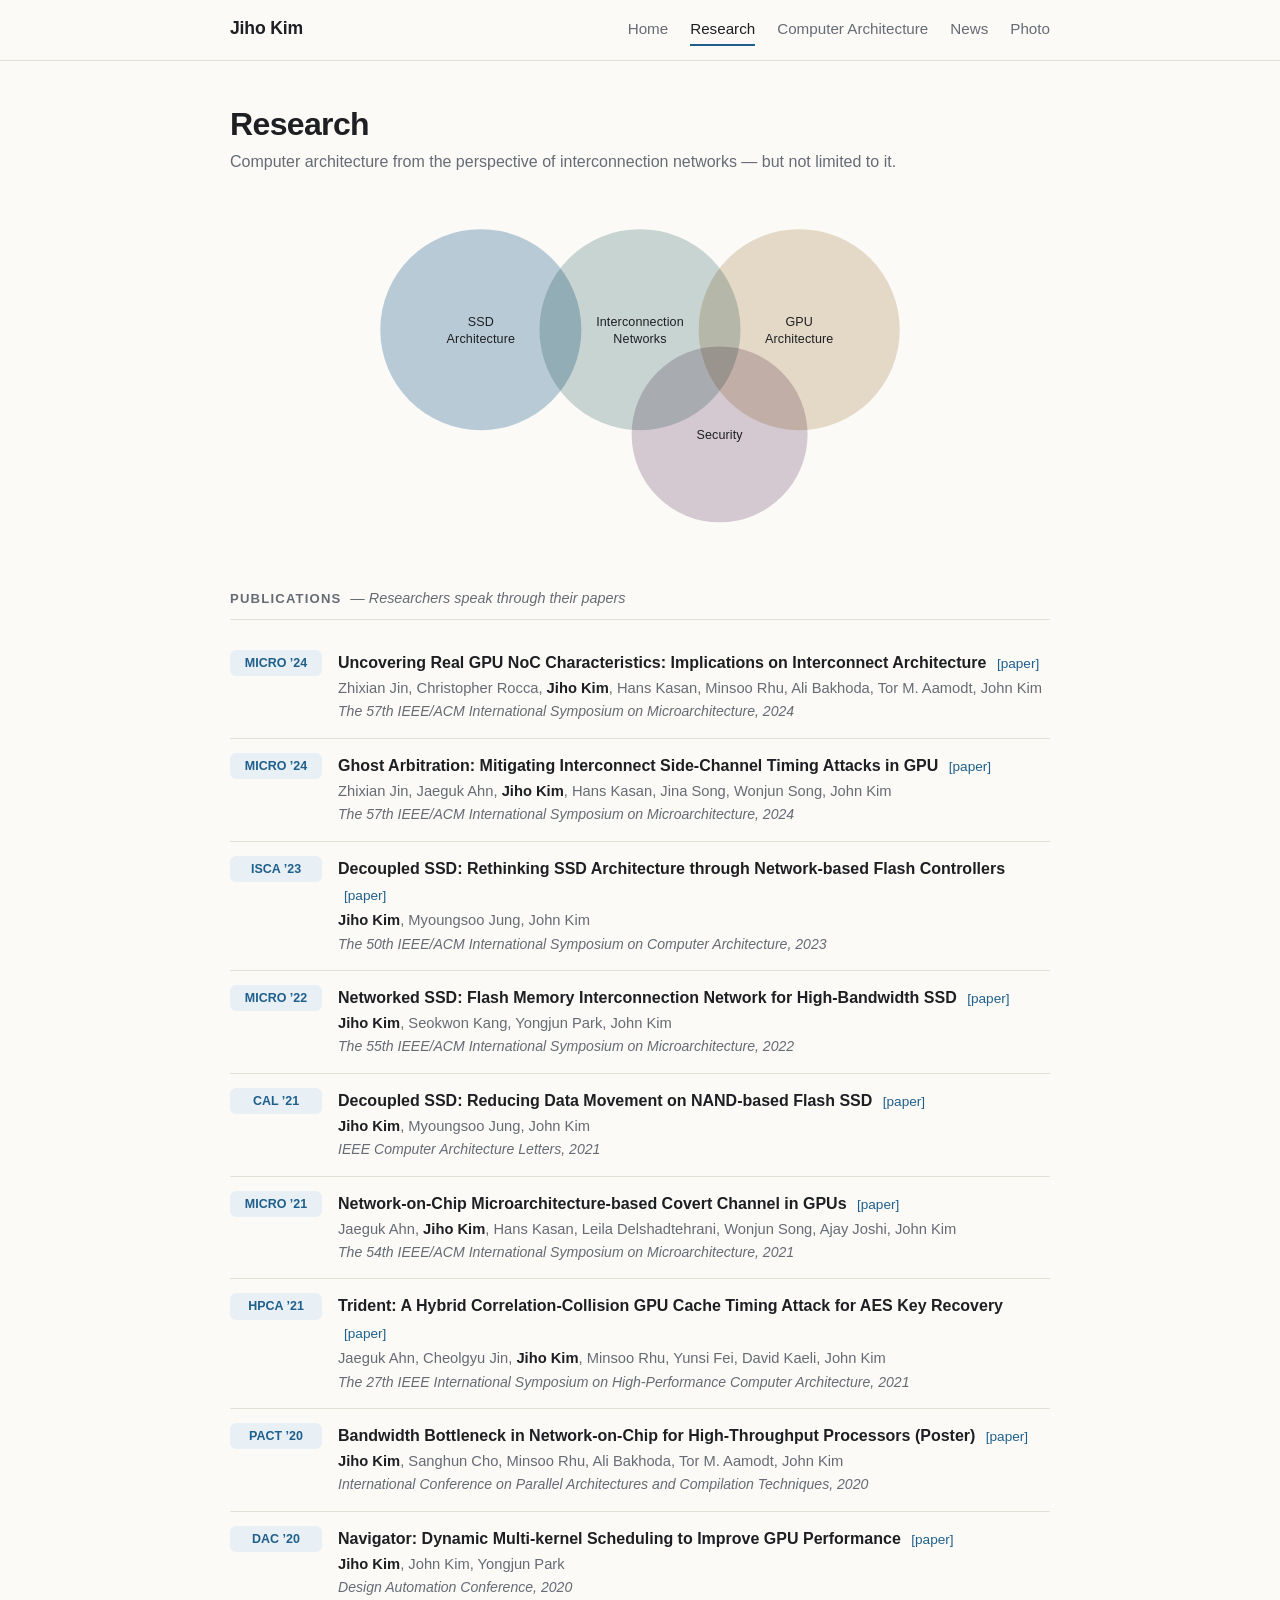
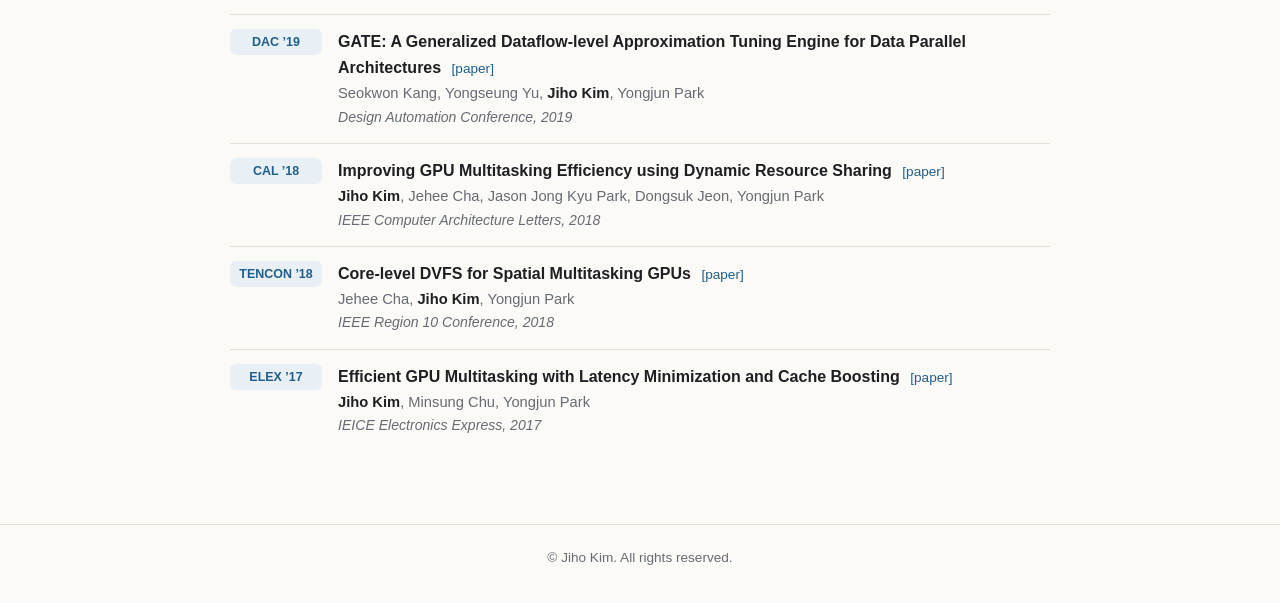
<file: research.html>
<!doctype html>
<html lang="en">
<head>
  <meta charset="utf-8">
  <meta name="viewport" content="width=device-width, initial-scale=1">
  <title>Research — Jiho Kim</title>
  <meta name="description" content="Research and publications of Jiho Kim.">
  <link rel="stylesheet" href="style.css?v=12">
</head>
<body>
  <header class="site-header">
    <div class="inner">
      <a class="site-name" href="index.html">Jiho Kim</a>
      <nav aria-label="Main">
        <a href="index.html">Home</a>
        <a href="research.html" aria-current="page">Research</a>
        <a href="architecture.html">Computer Architecture</a>
        <a href="news.html">News</a>
        <a href="photo.html">Photo</a>
      </nav>
    </div>
  </header>

  <main>
    <h1>Research</h1>
    <p class="lead">Computer architecture from the perspective of interconnection networks — but not limited to it.</p>

    <figure class="venn">
      <svg viewBox="0 0 740 400" role="img" aria-label="Research areas: SSD architecture overlaps interconnection networks; interconnection networks overlaps GPU architecture; security overlaps both interconnection networks and GPU architecture.">
        <circle cx="180" cy="150" r="120" style="fill:#1f5f8b"/>
        <circle cx="370" cy="150" r="120" style="fill:#4f7f7a"/>
        <circle cx="560" cy="150" r="120" style="fill:#b08d57"/>
        <circle cx="465" cy="275" r="105" style="fill:#7a5a78"/>
        <text x="180" y="146" text-anchor="middle">SSD</text>
        <text x="180" y="166" text-anchor="middle">Architecture</text>
        <text x="370" y="146" text-anchor="middle">Interconnection</text>
        <text x="370" y="166" text-anchor="middle">Networks</text>
        <text x="560" y="146" text-anchor="middle">GPU</text>
        <text x="560" y="166" text-anchor="middle">Architecture</text>
        <text x="465" y="280" text-anchor="middle">Security</text>
      </svg>
    </figure>

    <h2>Publications <span class="sub">— Researchers speak through their papers</span></h2>
    <ul class="pubs">
      <li>
        <span class="venue">MICRO ’24</span>
        <div>
          <span class="title">Uncovering Real GPU NoC Characteristics: Implications on Interconnect Architecture
            <a class="paper-link" href="https://jihokim-172.github.io/papers/GPU_NoC_Characteristics_MICRO24.pdf" target="_blank" rel="noopener">[paper]</a></span>
          <span class="authors">Zhixian Jin, Christopher Rocca, <b>Jiho Kim</b>, Hans Kasan, Minsoo Rhu, Ali Bakhoda, Tor M. Aamodt, John Kim</span>
          <span class="where">The 57th IEEE/ACM International Symposium on Microarchitecture, 2024</span>
        </div>
      </li>
      <li>
        <span class="venue">MICRO ’24</span>
        <div>
          <span class="title">Ghost Arbitration: Mitigating Interconnect Side-Channel Timing Attacks in GPU
            <a class="paper-link" href="https://jihokim-172.github.io/papers/Ghost_Arbitration_MICRO24.pdf" target="_blank" rel="noopener">[paper]</a></span>
          <span class="authors">Zhixian Jin, Jaeguk Ahn, <b>Jiho Kim</b>, Hans Kasan, Jina Song, Wonjun Song, John Kim</span>
          <span class="where">The 57th IEEE/ACM International Symposium on Microarchitecture, 2024</span>
        </div>
      </li>
      <li>
        <span class="venue">ISCA ’23</span>
        <div>
          <span class="title">Decoupled SSD: Rethinking SSD Architecture through Network-based Flash Controllers
            <a class="paper-link" href="https://jihokim-172.github.io/papers/Decoupled%20SSD%20Rethinking%20SSD%20Architecture%20through%20Network-based%20Flash%20Controllers.pdf" target="_blank" rel="noopener">[paper]</a></span>
          <span class="authors"><b>Jiho Kim</b>, Myoungsoo Jung, John Kim</span>
          <span class="where">The 50th IEEE/ACM International Symposium on Computer Architecture, 2023</span>
        </div>
      </li>
      <li>
        <span class="venue">MICRO ’22</span>
        <div>
          <span class="title">Networked SSD: Flash Memory Interconnection Network for High-Bandwidth SSD
            <a class="paper-link" href="https://jihokim-172.github.io/papers/Networked_SSD_Flash_Memory_Interconnection_Network_for_High-Bandwidth_SSD.pdf" target="_blank" rel="noopener">[paper]</a></span>
          <span class="authors"><b>Jiho Kim</b>, Seokwon Kang, Yongjun Park, John Kim</span>
          <span class="where">The 55th IEEE/ACM International Symposium on Microarchitecture, 2022</span>
        </div>
      </li>
      <li>
        <span class="venue">CAL ’21</span>
        <div>
          <span class="title">Decoupled SSD: Reducing Data Movement on NAND-based Flash SSD
            <a class="paper-link" href="https://jihokim-172.github.io/papers/Decoupled_SSD_CAL21.pdf" target="_blank" rel="noopener">[paper]</a></span>
          <span class="authors"><b>Jiho Kim</b>, Myoungsoo Jung, John Kim</span>
          <span class="where">IEEE Computer Architecture Letters, 2021</span>
        </div>
      </li>
      <li>
        <span class="venue">MICRO ’21</span>
        <div>
          <span class="title">Network-on-Chip Microarchitecture-based Covert Channel in GPUs
            <a class="paper-link" href="https://jihokim-172.github.io/papers/NoC_Covert_Channel_GPU_MICRO21.pdf" target="_blank" rel="noopener">[paper]</a></span>
          <span class="authors">Jaeguk Ahn, <b>Jiho Kim</b>, Hans Kasan, Leila Delshadtehrani, Wonjun Song, Ajay Joshi, John Kim</span>
          <span class="where">The 54th IEEE/ACM International Symposium on Microarchitecture, 2021</span>
        </div>
      </li>
      <li>
        <span class="venue">HPCA ’21</span>
        <div>
          <span class="title">Trident: A Hybrid Correlation-Collision GPU Cache Timing Attack for AES Key Recovery
            <a class="paper-link" href="https://jihokim-172.github.io/papers/Trident_HPCA21.pdf" target="_blank" rel="noopener">[paper]</a></span>
          <span class="authors">Jaeguk Ahn, Cheolgyu Jin, <b>Jiho Kim</b>, Minsoo Rhu, Yunsi Fei, David Kaeli, John Kim</span>
          <span class="where">The 27th IEEE International Symposium on High-Performance Computer Architecture, 2021</span>
        </div>
      </li>
      <li>
        <span class="venue">PACT ’20</span>
        <div>
          <span class="title">Bandwidth Bottleneck in Network-on-Chip for High-Throughput Processors (Poster)
            <a class="paper-link" href="https://jihokim-172.github.io/papers/Bandwidth_Bottleneck_NoC_PACT20.pdf" target="_blank" rel="noopener">[paper]</a></span>
          <span class="authors"><b>Jiho Kim</b>, Sanghun Cho, Minsoo Rhu, Ali Bakhoda, Tor M. Aamodt, John Kim</span>
          <span class="where">International Conference on Parallel Architectures and Compilation Techniques, 2020</span>
        </div>
      </li>
      <li>
        <span class="venue">DAC ’20</span>
        <div>
          <span class="title">Navigator: Dynamic Multi-kernel Scheduling to Improve GPU Performance
            <a class="paper-link" href="https://jihokim-172.github.io/papers/Navigator_DAC20.pdf" target="_blank" rel="noopener">[paper]</a></span>
          <span class="authors"><b>Jiho Kim</b>, John Kim, Yongjun Park</span>
          <span class="where">Design Automation Conference, 2020</span>
        </div>
      </li>
      <li>
        <span class="venue">DAC ’19</span>
        <div>
          <span class="title">GATE: A Generalized Dataflow-level Approximation Tuning Engine for Data Parallel Architectures
            <a class="paper-link" href="https://jihokim-172.github.io/papers/GATE_DAC19.pdf" target="_blank" rel="noopener">[paper]</a></span>
          <span class="authors">Seokwon Kang, Yongseung Yu, <b>Jiho Kim</b>, Yongjun Park</span>
          <span class="where">Design Automation Conference, 2019</span>
        </div>
      </li>
      <li>
        <span class="venue">CAL ’18</span>
        <div>
          <span class="title">Improving GPU Multitasking Efficiency using Dynamic Resource Sharing
            <a class="paper-link" href="https://jihokim-172.github.io/papers/GPU_Multitasking_Dynamic_Resource_Sharing_CAL18.pdf" target="_blank" rel="noopener">[paper]</a></span>
          <span class="authors"><b>Jiho Kim</b>, Jehee Cha, Jason Jong Kyu Park, Dongsuk Jeon, Yongjun Park</span>
          <span class="where">IEEE Computer Architecture Letters, 2018</span>
        </div>
      </li>
      <li>
        <span class="venue">TENCON ’18</span>
        <div>
          <span class="title">Core-level DVFS for Spatial Multitasking GPUs
            <a class="paper-link" href="https://jihokim-172.github.io/papers/Core_Level_DVFS_TENCON18.pdf" target="_blank" rel="noopener">[paper]</a></span>
          <span class="authors">Jehee Cha, <b>Jiho Kim</b>, Yongjun Park</span>
          <span class="where">IEEE Region 10 Conference, 2018</span>
        </div>
      </li>
      <li>
        <span class="venue">ELEX ’17</span>
        <div>
          <span class="title">Efficient GPU Multitasking with Latency Minimization and Cache Boosting
            <a class="paper-link" href="https://jihokim-172.github.io/papers/GPU_Multitasking_Cache_Boosting_ELEX17.pdf" target="_blank" rel="noopener">[paper]</a></span>
          <span class="authors"><b>Jiho Kim</b>, Minsung Chu, Yongjun Park</span>
          <span class="where">IEICE Electronics Express, 2017</span>
        </div>
      </li>
    </ul>
  </main>

  <footer>© Jiho Kim. All rights reserved.</footer>
</body>
</html>
</file>
<file: style.css>
:root {
  --bg: #fbfaf7;
  --surface: #ffffff;
  --text: #1d1f23;
  --muted: #666b74;
  --line: #e3e0d8;
  --accent: #1f5f8b;
  --accent-soft: #e8f0f6;
  --maxw: 860px;
}
@media (prefers-color-scheme: dark) {
  :root {
    --bg: #15171a;
    --surface: #1c1f23;
    --text: #e8e6e1;
    --muted: #9aa0a8;
    --line: #2c3036;
    --accent: #7db8e0;
    --accent-soft: #1f2a33;
  }
}

* { box-sizing: border-box; }
html { -webkit-text-size-adjust: 100%; }
body {
  margin: 0;
  background: var(--bg);
  color: var(--text);
  font-family: "Inter", -apple-system, BlinkMacSystemFont, "Segoe UI", "Noto Sans KR", sans-serif;
  font-size: 16px;
  line-height: 1.65;
}
a { color: var(--accent); text-decoration: none; }
a:hover { text-decoration: underline; }

/* ---------- header / nav ---------- */
.site-header {
  border-bottom: 1px solid var(--line);
  background: var(--bg);
  position: sticky;
  top: 0;
  z-index: 10;
}
.site-header .inner {
  max-width: var(--maxw);
  margin: 0 auto;
  padding: 14px 20px;
  display: flex;
  align-items: baseline;
  justify-content: space-between;
  gap: 16px;
  flex-wrap: wrap;
}
.site-name {
  font-weight: 700;
  font-size: 1.1rem;
  color: var(--text);
  letter-spacing: -0.01em;
}
.site-name:hover { text-decoration: none; }
nav { display: flex; gap: 22px; }
nav a {
  color: var(--muted);
  font-size: 0.95rem;
  padding-bottom: 3px;
  border-bottom: 2px solid transparent;
}
nav a:hover { color: var(--text); text-decoration: none; }
nav a[aria-current="page"] {
  color: var(--text);
  border-bottom-color: var(--accent);
}

/* ---------- layout ---------- */
main {
  max-width: var(--maxw);
  margin: 0 auto;
  padding: 44px 20px 72px;
}
h1 {
  font-size: 2rem;
  line-height: 1.2;
  margin: 0 0 6px;
  letter-spacing: -0.02em;
}
h2 {
  font-size: 0.82rem;
  text-transform: uppercase;
  letter-spacing: 0.09em;
  color: var(--muted);
  font-weight: 600;
  margin: 48px 0 16px;
  padding-bottom: 8px;
  border-bottom: 1px solid var(--line);
}
h2 .sub { text-transform: none; letter-spacing: 0; font-weight: 400; font-style: italic; font-size: 0.9rem; margin-left: 4px; }
h3 { font-size: 1.05rem; margin: 26px 0 6px; }
p { margin: 0 0 14px; }
.lead { color: var(--muted); margin-bottom: 0; }

/* ---------- home ---------- */
.hero {
  display: grid;
  grid-template-columns: 200px 1fr;
  gap: 32px;
  align-items: start;
}
.hero figure { margin: 0; }
.hero img {
  width: 100%;
  aspect-ratio: 1 / 1;
  object-fit: cover;
  border-radius: 10px;
  display: block;
  border: 1px solid var(--line);
}
.hero figcaption {
  font-size: 0.8rem;
  color: var(--muted);
  margin-top: 8px;
  text-align: center;
  font-style: italic;
}
.links {
  display: flex;
  flex-wrap: wrap;
  gap: 10px;
  margin-top: 18px;
  padding: 0;
  list-style: none;
}
.links a, .links span {
  display: inline-block;
  padding: 6px 14px;
  border: 1px solid var(--line);
  border-radius: 999px;
  font-size: 0.9rem;
  background: var(--surface);
}
.links a:hover { border-color: var(--accent); text-decoration: none; }

.timeline { list-style: none; padding: 0; margin: 0; }
.timeline li {
  display: grid;
  grid-template-columns: 170px 1fr;
  gap: 16px;
  padding: 12px 0;
  border-bottom: 1px solid var(--line);
}
.timeline li:last-child { border-bottom: 0; }
.timeline .when { color: var(--muted); font-size: 0.9rem; padding-top: 2px; }
.timeline .what strong { display: block; }
.timeline .what span { color: var(--muted); font-size: 0.93rem; }
.timeline .what ul { margin: 8px 0 0; padding-left: 18px; font-size: 0.93rem; }
.timeline .what li { display: list-item; padding: 0; border: 0; margin-bottom: 4px; }

/* ---------- research ---------- */
.topic {
  background: var(--surface);
  border: 1px solid var(--line);
  border-radius: 10px;
  padding: 18px 20px;
  margin-bottom: 14px;
}
.topic h3 { margin-top: 0; }
.topic p:last-child { margin-bottom: 0; }

.pubs { list-style: none; padding: 0; margin: 0; }
.pubs li {
  display: grid;
  grid-template-columns: 92px 1fr;
  gap: 16px;
  padding: 14px 0;
  border-bottom: 1px solid var(--line);
}
.pubs li:last-child { border-bottom: 0; }
.venue {
  font-size: 0.78rem;
  font-weight: 600;
  color: var(--accent);
  background: var(--accent-soft);
  border-radius: 6px;
  padding: 3px 8px;
  height: fit-content;
  text-align: center;
  white-space: nowrap;
}
.pubs .title { font-weight: 600; display: block; }
.pubs .authors { display: block; font-size: 0.92rem; color: var(--muted); }
.pubs .authors b { color: var(--text); font-weight: 600; }
.pubs .where { display: block; font-size: 0.88rem; color: var(--muted); font-style: italic; }
.pubs .paper-link { font-size: 0.85rem; margin-left: 6px; font-weight: 400; }

/* ---------- photo ---------- */
.gallery {
  display: grid;
  grid-template-columns: repeat(auto-fill, minmax(220px, 1fr));
  gap: 14px;
  margin-top: 24px;
}
.gallery figure { margin: 0; }
.gallery img {
  width: 100%;
  aspect-ratio: 4 / 3;
  object-fit: cover;
  border-radius: 8px;
  display: block;
  border: 1px solid var(--line);
}
.gallery figcaption { font-size: 0.85rem; color: var(--muted); margin-top: 6px; }
.empty {
  border: 1px dashed var(--line);
  border-radius: 10px;
  padding: 40px 20px;
  text-align: center;
  color: var(--muted);
  margin-top: 24px;
}

.year h2 { font-size: 1.5rem; color: var(--text); letter-spacing: 0; font-weight: 700; }
.year h2 .sub { font-size: 0.95rem; color: var(--muted); }
.gallery a { cursor: zoom-in; display: block; }
.lightbox[hidden] { display: none; }
.lightbox {
  position: fixed; inset: 0; z-index: 100;
  background: rgba(0, 0, 0, 0.9);
  display: flex; align-items: center; justify-content: center;
}
.lightbox figure { margin: 0; max-width: calc(100vw - 140px); text-align: center; }
.lightbox img { max-width: 100%; max-height: calc(100vh - 90px); display: block; margin: 0 auto; border-radius: 4px; }
.lightbox figcaption { color: #ddd; font-size: 0.9rem; margin-top: 10px; }
.lb-btn {
  position: absolute; border: 0; background: rgba(255, 255, 255, 0.12); color: #fff;
  width: 48px; height: 48px; border-radius: 50%; font-size: 30px; line-height: 1; cursor: pointer; font-family: inherit;
}
.lb-btn:hover { background: rgba(255, 255, 255, 0.28); }
.lb-close { top: 14px; right: 14px; }
.lb-prev { left: 14px; top: 50%; transform: translateY(-50%); }
.lb-next { right: 14px; top: 50%; transform: translateY(-50%); }
@media (max-width: 640px) {
  .lightbox figure { max-width: 100vw; }
  .lb-prev, .lb-next { top: auto; bottom: 14px; transform: none; }
}

/* ---------- computer architecture ---------- */
.fig { margin: 0; }
.fig figcaption { font-size: 0.88rem; color: var(--muted); margin-top: 10px; }
.chart { width: 100%; height: auto; display: block; }
.chart text { fill: var(--muted); font-size: 11px; font-family: inherit; }
.chart .val { fill: var(--text); font-weight: 600; }
.chart .ptitle { fill: var(--text); font-size: 13px; font-weight: 600; }
.chart .bar { fill: var(--accent); }
.chart .grid { stroke: var(--line); stroke-width: 1; }
.panels { display: grid; grid-template-columns: repeat(3, 1fr); gap: 14px; }
.panel { background: var(--surface); border: 1px solid var(--line); border-radius: 10px; padding: 10px; }
.filters { display: flex; flex-wrap: wrap; gap: 8px; margin-top: 22px; }
.chip {
  font: inherit; font-size: 0.9rem; color: var(--muted); cursor: pointer;
  padding: 6px 14px; border: 1px solid var(--line); border-radius: 999px; background: var(--surface);
}
.chip:hover { border-color: var(--accent); }
.chip[aria-pressed="true"] { color: var(--accent); border-color: var(--accent); background: var(--accent-soft); font-weight: 600; }
.post { margin-top: 36px; padding-top: 28px; border-top: 1px solid var(--line); }
.post-title { font-size: 1.35rem; text-transform: none; letter-spacing: -0.01em; color: var(--text); font-weight: 700; margin: 0 0 4px; padding: 0; border: 0; }
.post-meta { font-size: 0.88rem; color: var(--muted); margin: 0; }
.tag { color: var(--accent); background: var(--accent-soft); border-radius: 6px; padding: 2px 8px; font-size: 0.78rem; font-weight: 600; }
.post h3 { margin: 30px 0 12px; }
.venn { margin: 28px auto 0; max-width: 620px; }
.venn svg { width: 100%; height: auto; display: block; }
.venn svg { isolation: isolate; }
.venn circle { stroke: none; fill-opacity: 0.3; mix-blend-mode: multiply; }
@media (prefers-color-scheme: dark) {
  .venn circle { fill-opacity: 0.38; mix-blend-mode: screen; }
}
.venn text { fill: var(--text); font-size: 15px; font-weight: 500; letter-spacing: 0.01em; font-family: inherit; }
.takeaways { margin: 18px 0 0; padding-left: 20px; font-size: 0.97rem; }
.takeaways li { margin-bottom: 9px; }
.source { font-size: 0.85rem; color: var(--muted); margin-top: 28px; }
.post header + p { margin-top: 16px; }
.spec { width: 100%; border-collapse: collapse; font-size: 0.9rem; line-height: 1.45; margin-top: 16px; }
.spec th, .spec td { text-align: left; padding: 4px 10px; border-bottom: 1px solid var(--line); vertical-align: top; }
.spec th { width: 30%; color: var(--muted); font-weight: 500; }
.spec td b { font-weight: 700; }
.spec .group th {
  width: auto; padding: 12px 10px 4px; border-bottom: 2px solid var(--line);
  font-size: 0.74rem; font-weight: 600; text-transform: uppercase; letter-spacing: 0.08em; color: var(--accent);
}
.spec tr.group:first-child th { padding-top: 2px; }
.spec sup { color: var(--muted); line-height: 0; }
.spec.cmp th { width: 24%; }
.spec.cmp td { width: 38%; }
.spec.cmp thead th { color: var(--text); font-weight: 700; font-size: 0.95rem; padding: 6px 10px; border-bottom: 2px solid var(--text); }

/* ---------- news ---------- */
.news-day h2 { font-size: 1.05rem; text-transform: none; letter-spacing: 0; color: var(--text); font-weight: 700; margin: 32px 0 10px; }
.news-day:first-of-type h2 { margin-top: 28px; }
.headlines { list-style: none; margin: 0; padding: 0; }
.headlines li { padding: 7px 0; border-bottom: 1px solid var(--line); line-height: 1.5; }
.headlines li:last-child { border-bottom: 0; }
.headlines .tag { display: inline-block; min-width: 104px; text-align: center; margin-right: 8px; }
.headlines a { color: var(--text); }
.headlines a:hover { color: var(--accent); }
.headlines .src { color: var(--muted); font-size: 0.85rem; margin-left: 6px; white-space: nowrap; }

/* ---------- footer ---------- */
footer {
  border-top: 1px solid var(--line);
  color: var(--muted);
  font-size: 0.85rem;
  text-align: center;
  padding: 22px 20px 34px;
}

@media (max-width: 640px) {
  main { padding: 28px 16px 56px; }
  .site-header .inner { padding: 12px 16px; }
  h1 { font-size: 1.6rem; }
  .hero { grid-template-columns: 1fr; gap: 20px; }
  .hero figure { max-width: 180px; }
  .timeline li { grid-template-columns: 1fr; gap: 2px; }
  .pubs li { grid-template-columns: 1fr; gap: 6px; }
  .venue { width: fit-content; }
  .panels { grid-template-columns: repeat(2, 1fr); gap: 10px; }
  .panels.trio { grid-template-columns: 1fr; }
  .spec th, .spec td { padding: 4px 6px; }
  .spec th { width: 38%; }
  .spec.cmp { font-size: 0.82rem; }
  .spec.cmp th { width: 26%; }
  .spec.cmp td { width: 37%; }
  nav { gap: 16px; flex-wrap: wrap; }
  .headlines .tag { min-width: 0; display: inline; }
}
</file>
